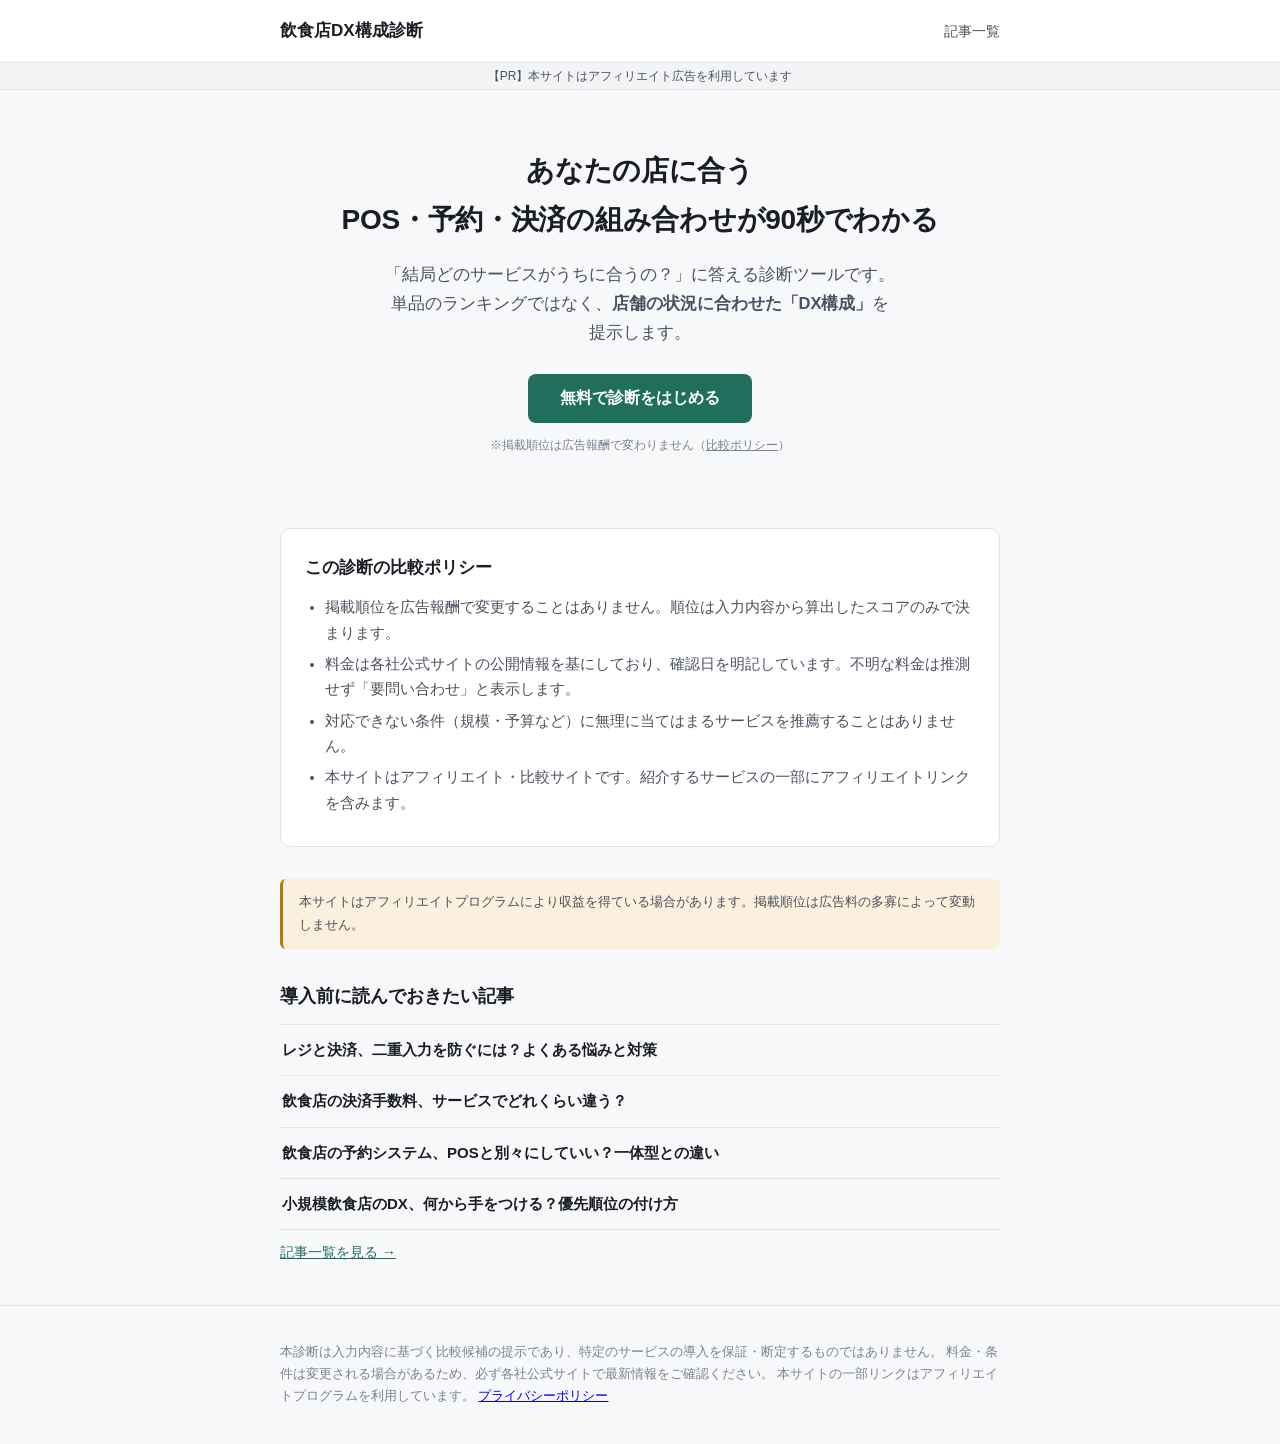
<file: index.html>
<!DOCTYPE html>
<html lang="ja">
<head>
<meta charset="UTF-8">
<meta name="viewport" content="width=device-width, initial-scale=1.0">
<meta name="google-site-verification" content="fTIf4FfUdePdZutF-uvgiIlLkUnL9bZ6xaq9tDOde-U" />
<title>飲食店DX構成診断｜あなたの店に合うPOS・予約・決済の組み合わせがわかる</title>
<meta name="description" content="店舗数・予算・重視項目を選ぶだけで、飲食店向けPOS・予約・決済サービスの最適な組み合わせを診断。一元管理型・低コスト分離型・高機能型・現状維持の4パターンから比較候補を提示します。">
<link rel="canonical" href="https://tenpo-dx-shindan.com/">
<link rel="icon" href="/favicon.svg" type="image/svg+xml">
<meta property="og:type" content="website">
<meta property="og:title" content="飲食店DX構成診断｜あなたの店に合うPOS・予約・決済の組み合わせがわかる">
<meta property="og:description" content="店舗数・予算・重視項目を選ぶだけで、飲食店向けDXツールの最適な組み合わせを診断します。">
<meta property="og:url" content="https://tenpo-dx-shindan.com/">
<meta property="og:site_name" content="飲食店DX構成診断">
<meta property="og:image" content="https://tenpo-dx-shindan.com/og-image.png">
<meta name="twitter:card" content="summary_large_image">
<meta name="twitter:image" content="https://tenpo-dx-shindan.com/og-image.png">
<link rel="stylesheet" href="css/style.css">
<script type="application/ld+json">
{
  "@context": "https://schema.org",
  "@type": "WebApplication",
  "name": "飲食店DX構成診断",
  "url": "https://tenpo-dx-shindan.com/",
  "applicationCategory": "BusinessApplication",
  "operatingSystem": "Web",
  "description": "店舗数・予算・重視項目を選ぶだけで、飲食店向けPOS・予約・決済サービスの最適な組み合わせを診断する無料ツール。",
  "offers": {
    "@type": "Offer",
    "price": "0",
    "priceCurrency": "JPY"
  }
}
</script>
<script type="application/ld+json">
{
  "@context": "https://schema.org",
  "@type": "FAQPage",
  "mainEntity": [
    {
      "@type": "Question",
      "name": "飲食店のPOSと予約システムは別々のサービスにすべき？",
      "acceptedAnswer": {
        "@type": "Answer",
        "text": "店舗規模や予約比率によります。予約が少ない店舗はPOSと決済のみのシンプルな構成、予約が多い店舗は一元管理できるサービスの方が二重入力の手間を防げます。"
      }
    },
    {
      "@type": "Question",
      "name": "飲食店DXの年間コストはどれくらいかかる？",
      "acceptedAnswer": {
        "@type": "Answer",
        "text": "無料アプリ＋決済手数料のみの構成なら年間数万円、多機能POSを含む構成では端末費用込みで年間20万円前後になることもあります。具体的な条件は診断ツールで概算できます。"
      }
    }
  ]
}
</script>
</head>
<body>

<header class="site-header">
  <div class="wrap">
    <a href="/" class="logo">飲食店DX構成診断</a>
    <a href="/articles/" style="color:var(--ink-soft); text-decoration:none; font-size:14px;">記事一覧</a>
  </div>
</header>
<p class="pr-bar">【PR】本サイトはアフィリエイト広告を利用しています</p>

<main>
  <div id="lp" class="active">
    <div class="wrap">
      <section class="hero">
        <h1>あなたの店に合う<br>POS・予約・決済の組み合わせが90秒でわかる</h1>
        <p class="lead">
          「結局どのサービスがうちに合うの？」に答える診断ツールです。<br>
          単品のランキングではなく、<strong>店舗の状況に合わせた「DX構成」</strong>を提示します。
        </p>
        <button class="btn" id="start-diagnosis-btn">無料で診断をはじめる</button>
        <p class="pr-note">※掲載順位は広告報酬で変わりません（<a href="#policy">比較ポリシー</a>）</p>
      </section>

      <section class="policy" id="policy">
        <h2>この診断の比較ポリシー</h2>
        <ul>
          <li>掲載順位を広告報酬で変更することはありません。順位は入力内容から算出したスコアのみで決まります。</li>
          <li>料金は各社公式サイトの公開情報を基にしており、確認日を明記しています。不明な料金は推測せず「要問い合わせ」と表示します。</li>
          <li>対応できない条件（規模・予算など）に無理に当てはまるサービスを推薦することはありません。</li>
          <li>本サイトはアフィリエイト・比較サイトです。紹介するサービスの一部にアフィリエイトリンクを含みます。</li>
        </ul>
      </section>

      <div class="disclosure">
        本サイトはアフィリエイトプログラムにより収益を得ている場合があります。掲載順位は広告料の多寡によって変動しません。
      </div>

      <section class="featured-articles">
        <h2>導入前に読んでおきたい記事</h2>
        <ul>
          <li><a href="/articles/double-entry-prevention.html">レジと決済、二重入力を防ぐには？よくある悩みと対策</a></li>
          <li><a href="/articles/payment-fee-comparison.html">飲食店の決済手数料、サービスでどれくらい違う？</a></li>
          <li><a href="/articles/pos-reservation-separate-or-unified.html">飲食店の予約システム、POSと別々にしていい？一体型との違い</a></li>
          <li><a href="/articles/small-shop-dx-priority.html">小規模飲食店のDX、何から手をつける？優先順位の付け方</a></li>
        </ul>
        <p class="more"><a href="/articles/">記事一覧を見る →</a></p>
      </section>
    </div>
  </div>

  <div id="diagnosis">
    <div class="wrap">
      <div class="progress-bar"><div class="progress-bar-fill" id="progress-fill"></div></div>
      <div class="question-card" id="question-card"></div>
    </div>
  </div>

  <div id="result">
    <div class="wrap">
      <h1 style="font-size:22px; margin-bottom:6px;">診断結果</h1>
      <p class="result-pr">【PR】結果には広告（アフィリエイト）リンクを含みます。順位は回答内容のスコアだけで決まり、報酬額は使っていません。</p>
      <p style="color:var(--muted); font-size:14px; margin-bottom:28px;">
        「最適な1つ」ではなく、状況に応じた比較候補として提示しています。
      </p>
      <div id="result-content"></div>
    </div>
  </div>
</main>

<footer class="disclaimer">
  <div class="wrap">
    <p>
      本診断は入力内容に基づく比較候補の提示であり、特定のサービスの導入を保証・断定するものではありません。
      料金・条件は変更される場合があるため、必ず各社公式サイトで最新情報をご確認ください。
      本サイトの一部リンクはアフィリエイトプログラムを利用しています。
      <a href="/privacy.html">プライバシーポリシー</a>
    </p>
  </div>
</footer>

<script src="js/fit-score.js"></script>
<script src="js/tco.js"></script>
<script src="js/analytics.js"></script>
<script src="js/app.js"></script>
</body>
</html>
</file>
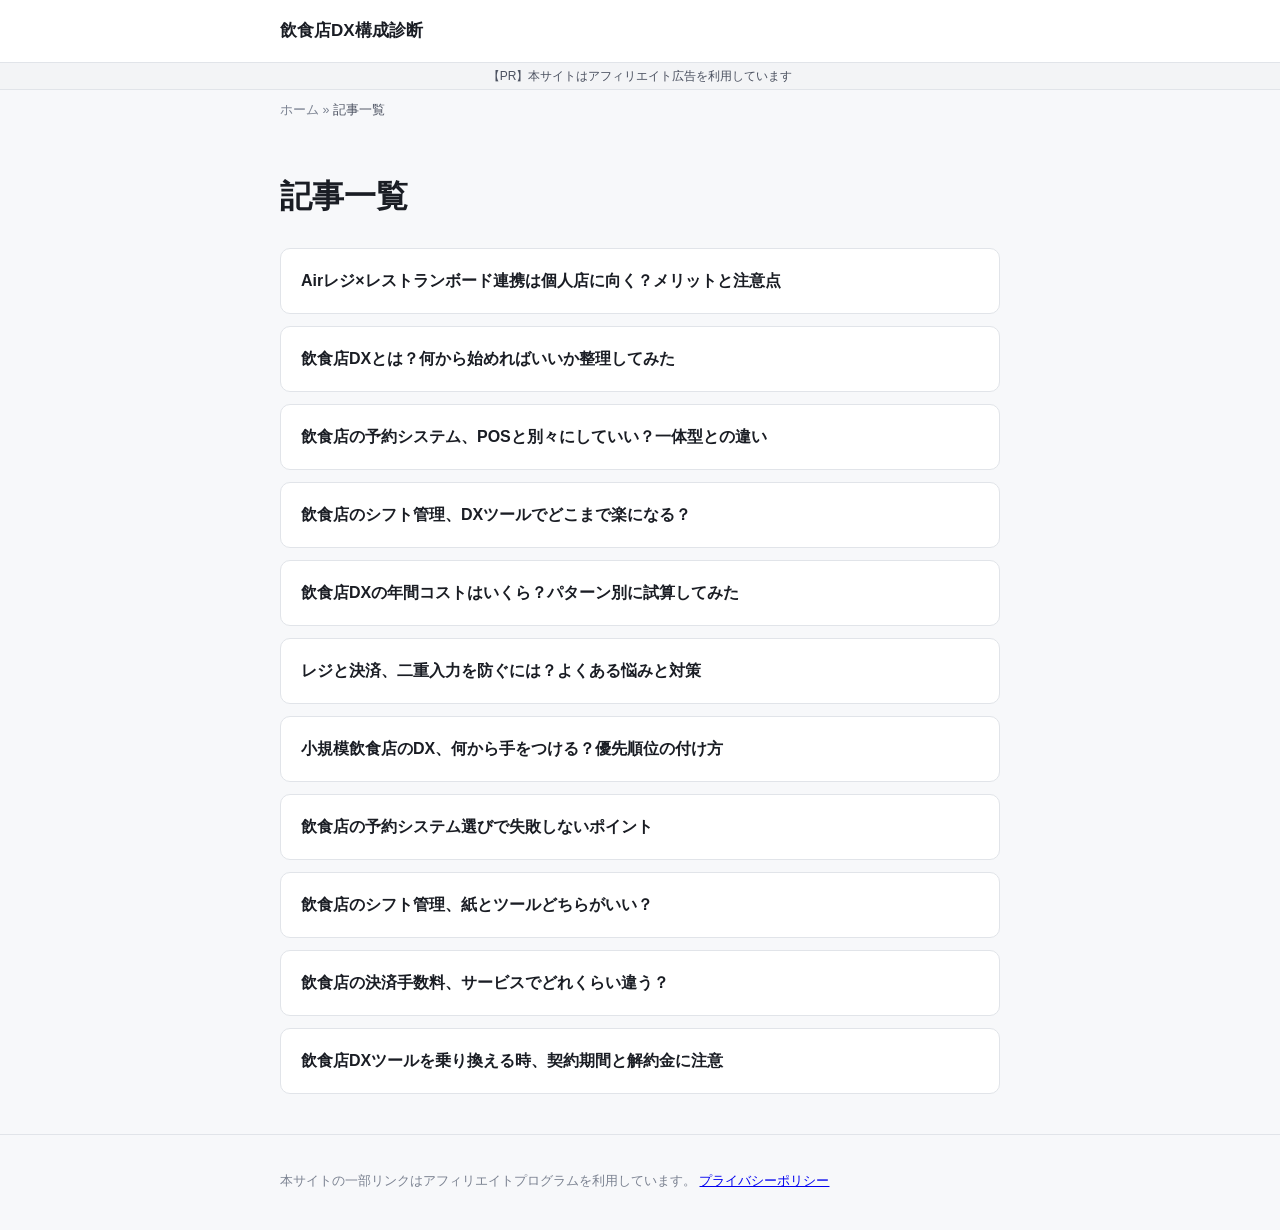
<file: articles/index.html>
<!DOCTYPE html>
<html lang="ja">
<head>
<meta charset="UTF-8">
<meta name="viewport" content="width=device-width, initial-scale=1.0">
<title>記事一覧｜飲食店DX構成診断</title>
<meta name="description" content="飲食店のDX・予約システム・シフト管理・コストに関する実務的な記事一覧。">
<link rel="canonical" href="https://tenpo-dx-shindan.com/articles/">
<link rel="icon" href="/favicon.svg" type="image/svg+xml">
<meta property="og:type" content="website">
<meta property="og:title" content="記事一覧｜飲食店DX構成診断">
<meta property="og:description" content="飲食店のDX・予約システム・シフト管理・コストに関する実務的な記事一覧。">
<meta property="og:url" content="https://tenpo-dx-shindan.com/articles/">
<meta property="og:site_name" content="飲食店DX構成診断">
<meta property="og:image" content="https://tenpo-dx-shindan.com/og-image.png">
<meta name="twitter:card" content="summary_large_image">
<meta name="twitter:image" content="https://tenpo-dx-shindan.com/og-image.png">
<link rel="stylesheet" href="../css/style.css">
<script type="application/ld+json">
{
  "@context": "https://schema.org",
  "@graph": [
    {
      "@type": "BreadcrumbList",
      "itemListElement": [
        { "@type": "ListItem", "position": 1, "name": "ホーム", "item": "https://tenpo-dx-shindan.com/" },
        { "@type": "ListItem", "position": 2, "name": "記事一覧", "item": "https://tenpo-dx-shindan.com/articles/" }
      ]
    }
  ]
}
</script>
</head>
<body>
<header class="site-header"><div class="wrap"><a href="/" class="logo">飲食店DX構成診断</a></div></header>
<p class="pr-bar">【PR】本サイトはアフィリエイト広告を利用しています</p>
<nav class="breadcrumb wrap" aria-label="パンくず"><a href="/">ホーム</a> &raquo; <span>記事一覧</span></nav>
<main class="wrap">
<h1 style="margin-top:36px;">記事一覧</h1>
<ul class="article-list">
  <li><a href="airregi-restaurantboard-combination.html">Airレジ×レストランボード連携は個人店に向く？メリットと注意点</a></li>
  <li><a href="what-is-restaurant-dx.html">飲食店DXとは？何から始めればいいか整理してみた</a></li>
  <li><a href="pos-reservation-separate-or-unified.html">飲食店の予約システム、POSと別々にしていい？一体型との違い</a></li>
  <li><a href="shift-management-dx.html">飲食店のシフト管理、DXツールでどこまで楽になる？</a></li>
  <li><a href="annual-tco-simulation.html">飲食店DXの年間コストはいくら？パターン別に試算してみた</a></li>
  <li><a href="double-entry-prevention.html">レジと決済、二重入力を防ぐには？よくある悩みと対策</a></li>
  <li><a href="small-shop-dx-priority.html">小規模飲食店のDX、何から手をつける？優先順位の付け方</a></li>
  <li><a href="reservation-system-selection-mistakes.html">飲食店の予約システム選びで失敗しないポイント</a></li>
  <li><a href="shift-paper-vs-tool.html">飲食店のシフト管理、紙とツールどちらがいい？</a></li>
  <li><a href="payment-fee-comparison.html">飲食店の決済手数料、サービスでどれくらい違う？</a></li>
  <li><a href="contract-term-cancellation-fee.html">飲食店DXツールを乗り換える時、契約期間と解約金に注意</a></li>
</ul>
</main>
<footer class="disclaimer"><div class="wrap"><p>本サイトの一部リンクはアフィリエイトプログラムを利用しています。 <a href="/privacy.html">プライバシーポリシー</a></p></div></footer>
<script src="/js/analytics.js"></script>
<script src="/js/article-tracking.js"></script>
</body>
</html>
</file>
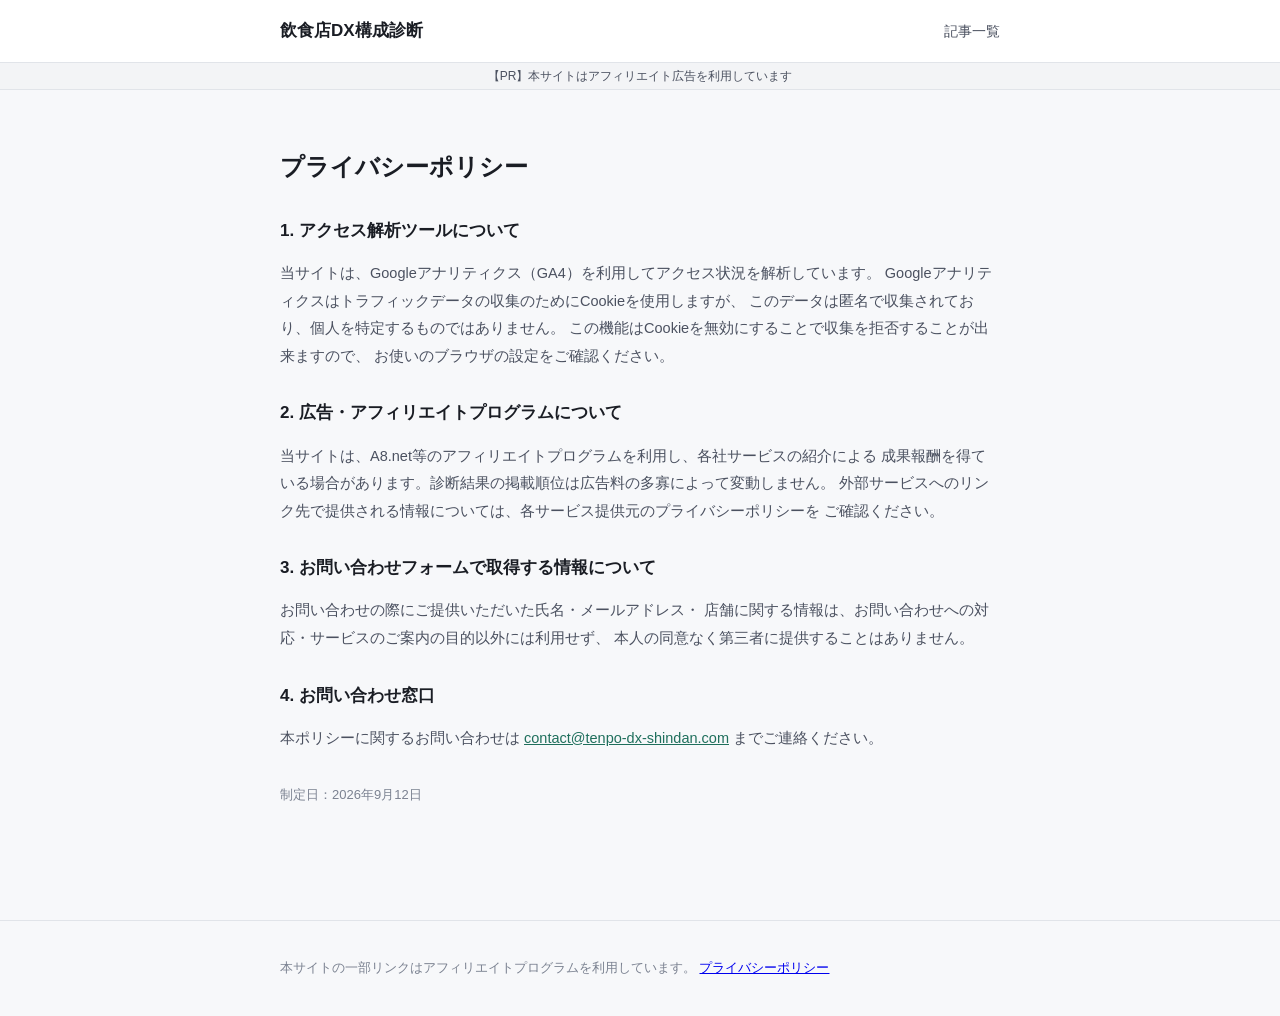
<file: privacy.html>
<!DOCTYPE html>
<html lang="ja">
<head>
<meta charset="UTF-8">
<meta name="viewport" content="width=device-width, initial-scale=1.0">
<meta name="robots" content="noindex,follow">
<title>プライバシーポリシー｜飲食店DX構成診断</title>
<meta name="description" content="飲食店DX構成診断（tenpo-dx-shindan.com）のプライバシーポリシーです。">
<link rel="canonical" href="https://tenpo-dx-shindan.com/privacy.html">
<link rel="icon" href="/favicon.svg" type="image/svg+xml">
<link rel="stylesheet" href="css/style.css">
</head>
<body>

<header class="site-header">
  <div class="wrap">
    <a href="/" class="logo">飲食店DX構成診断</a>
    <a href="/articles/" style="color:var(--ink-soft); text-decoration:none; font-size:14px;">記事一覧</a>
  </div>
</header>
<p class="pr-bar">【PR】本サイトはアフィリエイト広告を利用しています</p>

<main>
  <div class="wrap" style="padding:40px 20px 60px;">
    <h1 style="font-size:24px; margin-bottom:24px;">プライバシーポリシー</h1>

    <h2 style="font-size:17px; margin:28px 0 10px;">1. アクセス解析ツールについて</h2>
    <p style="font-size:14.5px; color:var(--ink-soft); line-height:1.9;">
      当サイトは、Googleアナリティクス（GA4）を利用してアクセス状況を解析しています。
      Googleアナリティクスはトラフィックデータの収集のためにCookieを使用しますが、
      このデータは匿名で収集されており、個人を特定するものではありません。
      この機能はCookieを無効にすることで収集を拒否することが出来ますので、
      お使いのブラウザの設定をご確認ください。
    </p>

    <h2 style="font-size:17px; margin:28px 0 10px;">2. 広告・アフィリエイトプログラムについて</h2>
    <p style="font-size:14.5px; color:var(--ink-soft); line-height:1.9;">
      当サイトは、A8.net等のアフィリエイトプログラムを利用し、各社サービスの紹介による
      成果報酬を得ている場合があります。診断結果の掲載順位は広告料の多寡によって変動しません。
      外部サービスへのリンク先で提供される情報については、各サービス提供元のプライバシーポリシーを
      ご確認ください。
    </p>

    <h2 style="font-size:17px; margin:28px 0 10px;">3. お問い合わせフォームで取得する情報について</h2>
    <p style="font-size:14.5px; color:var(--ink-soft); line-height:1.9;">
      お問い合わせの際にご提供いただいた氏名・メールアドレス・
      店舗に関する情報は、お問い合わせへの対応・サービスのご案内の目的以外には利用せず、
      本人の同意なく第三者に提供することはありません。
    </p>

    <h2 style="font-size:17px; margin:28px 0 10px;">4. お問い合わせ窓口</h2>
    <p style="font-size:14.5px; color:var(--ink-soft); line-height:1.9;">
      本ポリシーに関するお問い合わせは <a href="mailto:contact@tenpo-dx-shindan.com" style="color:var(--accent);">contact@tenpo-dx-shindan.com</a> までご連絡ください。
    </p>

    <p style="font-size:13px; color:var(--muted); margin-top:32px;">制定日：2026年9月12日</p>
  </div>
</main>

<footer class="disclaimer">
  <div class="wrap">
    <p>
      本サイトの一部リンクはアフィリエイトプログラムを利用しています。
      <a href="/privacy.html">プライバシーポリシー</a>
    </p>
  </div>
</footer>

</body>
</html>
</file>
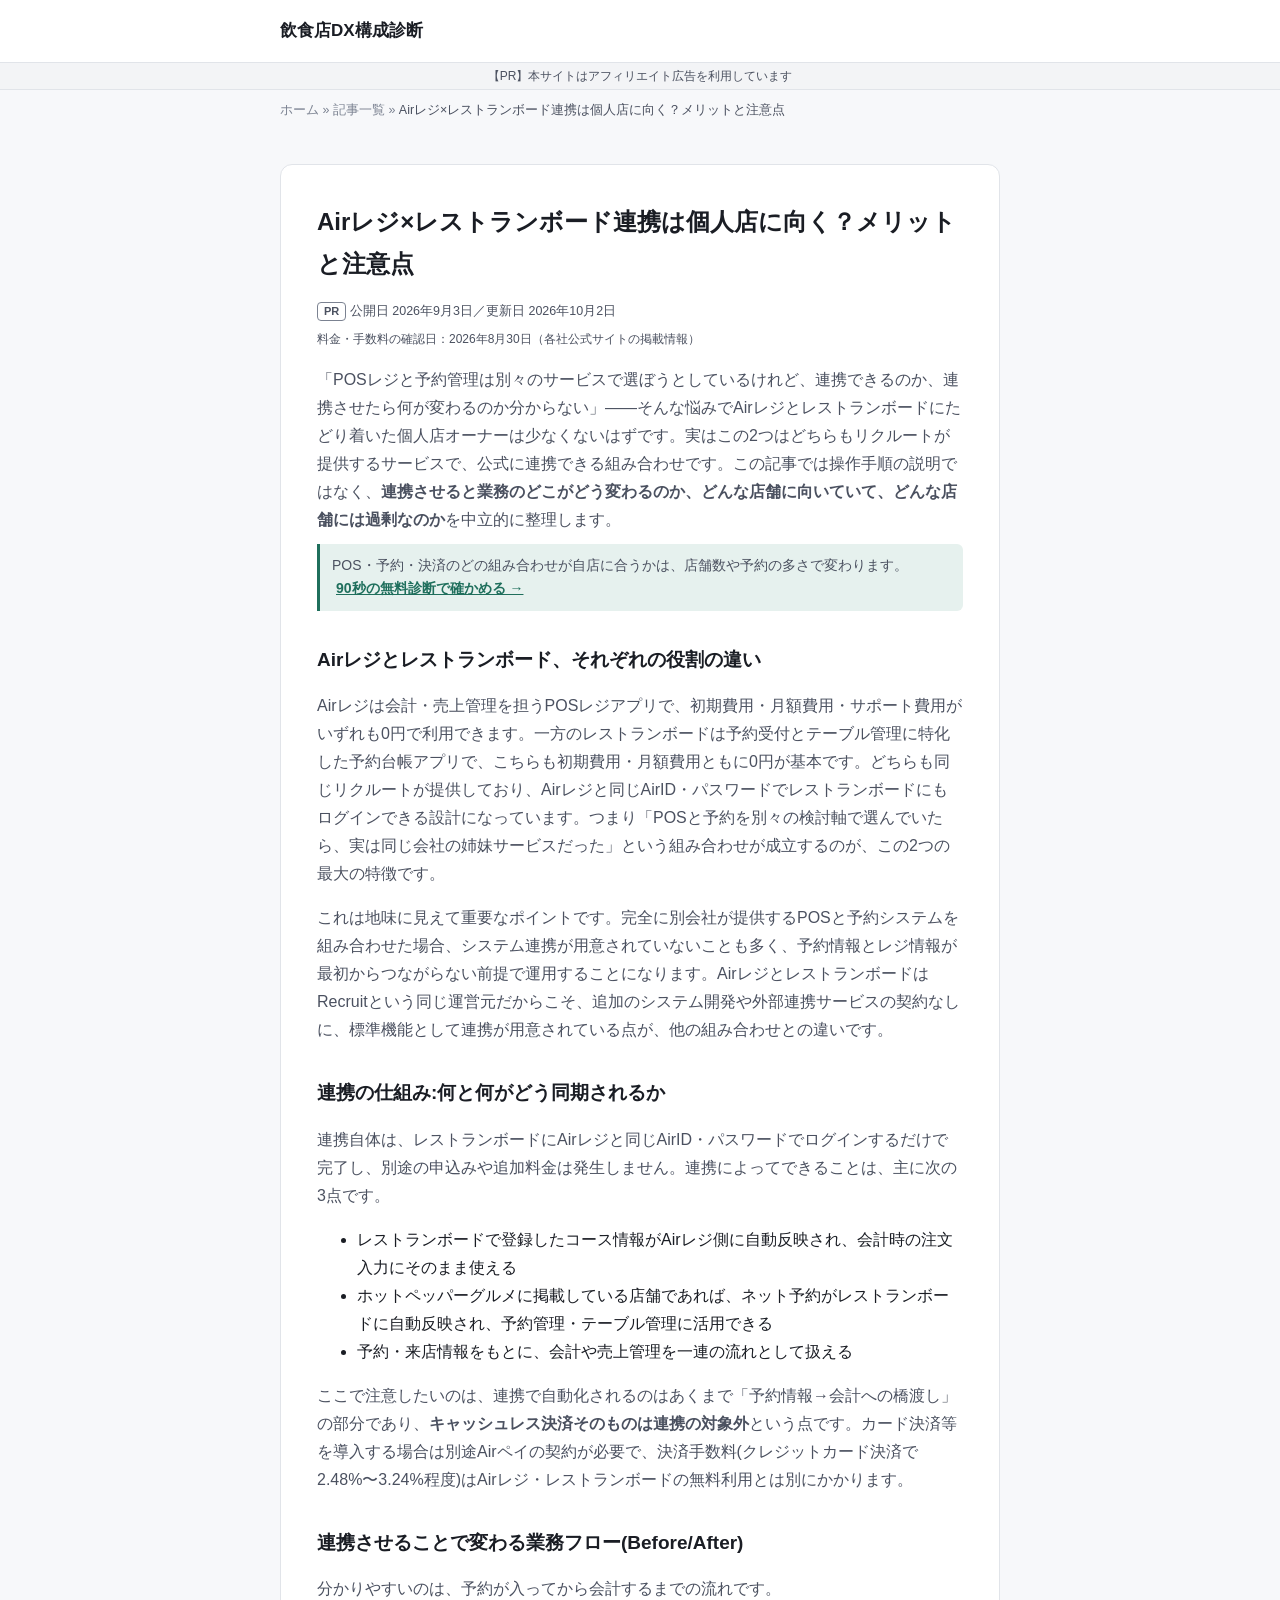
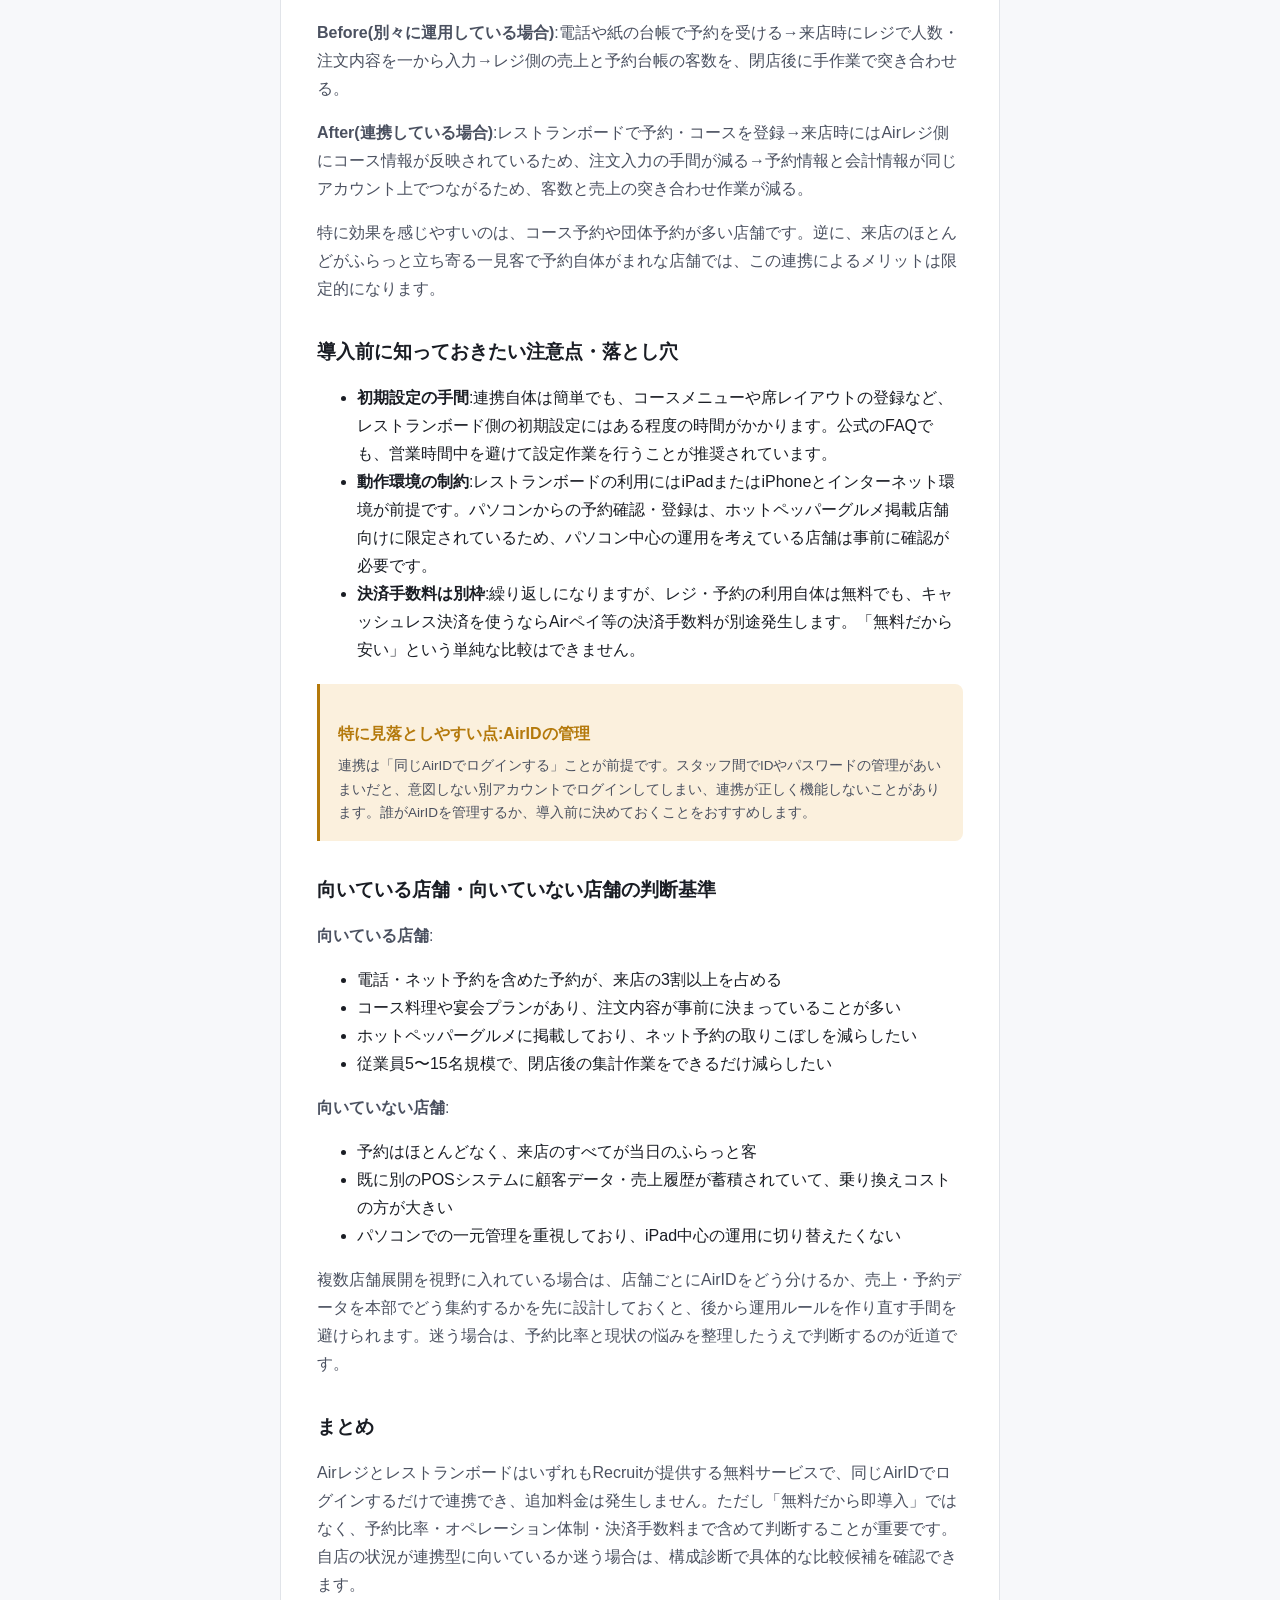
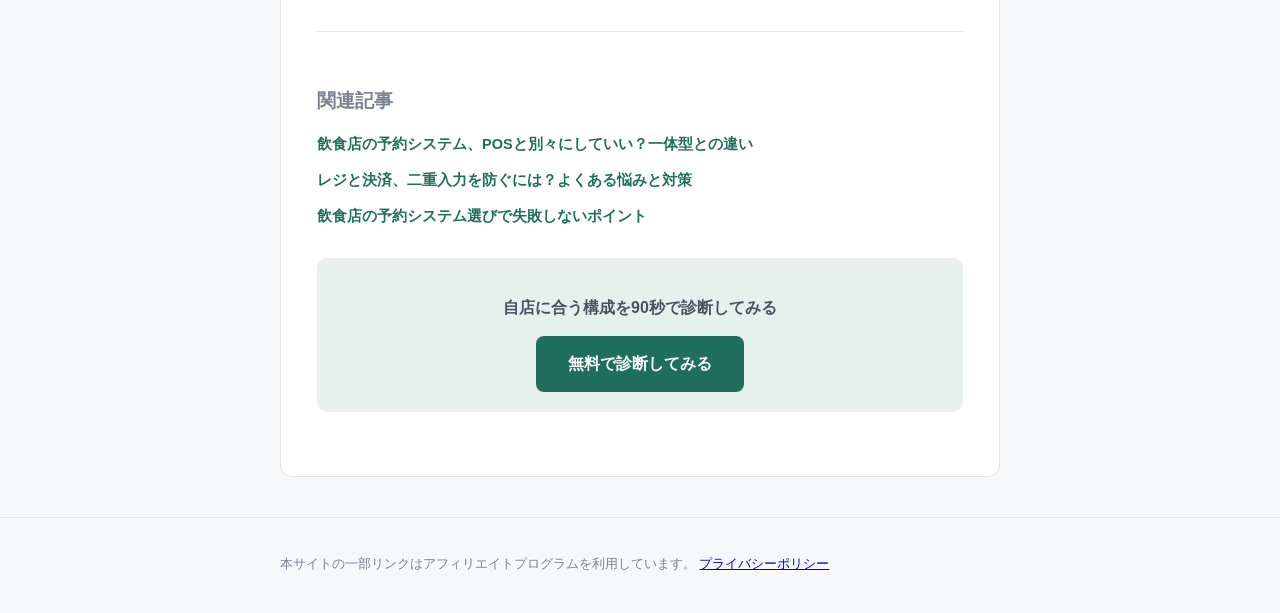
<file: articles/airregi-restaurantboard-combination.html>
<!DOCTYPE html>
<html lang="ja">
<head>
<meta charset="UTF-8">
<meta name="viewport" content="width=device-width, initial-scale=1.0">
<title>Airレジ×レストランボード連携は個人店に向く？メリットと注意点</title>
<meta name="description" content="AirレジとレストランボードはどちらもRecruit系の無料サービス。連携でできること・注意点、決済手数料の考え方、向いている店舗の条件を中立的に整理しました。">
<link rel="canonical" href="https://tenpo-dx-shindan.com/articles/airregi-restaurantboard-combination.html">
<link rel="icon" href="/favicon.svg" type="image/svg+xml">
<meta property="og:type" content="article">
<meta property="og:title" content="Airレジ×レストランボード連携は個人店に向く？メリットと注意点">
<meta property="og:description" content="AirレジとレストランボードはどちらもRecruit系の無料サービス。連携でできること・注意点、決済手数料の考え方、向いている店舗の条件を中立的に整理しました。">
<meta property="og:url" content="https://tenpo-dx-shindan.com/articles/airregi-restaurantboard-combination.html">
<meta property="og:site_name" content="飲食店DX構成診断">
<meta property="og:image" content="https://tenpo-dx-shindan.com/og-image.png">
<meta name="twitter:card" content="summary_large_image">
<meta name="twitter:image" content="https://tenpo-dx-shindan.com/og-image.png">
<link rel="stylesheet" href="../css/style.css">
<script type="application/ld+json">
{
  "@context": "https://schema.org",
  "@graph": [
    {
      "@type": "Article",
      "headline": "Airレジ×レストランボード連携は個人店に向く？メリットと注意点",
      "description": "AirレジとレストランボードはどちらもRecruit系の無料サービス。連携でできること・注意点、決済手数料の考え方、向いている店舗の条件を中立的に整理しました。",
      "url": "https://tenpo-dx-shindan.com/articles/airregi-restaurantboard-combination.html",
      "datePublished": "2026-09-03",
      "dateModified": "2026-10-02",
      "publisher": {
        "@type": "Organization",
        "name": "飲食店DX構成診断"
      },
      "mainEntityOfPage": {
        "@type": "WebPage",
        "@id": "https://tenpo-dx-shindan.com/articles/airregi-restaurantboard-combination.html"
      }
    },
    {
      "@type": "BreadcrumbList",
      "itemListElement": [
        {
          "@type": "ListItem",
          "position": 1,
          "name": "ホーム",
          "item": "https://tenpo-dx-shindan.com/"
        },
        {
          "@type": "ListItem",
          "position": 2,
          "name": "記事一覧",
          "item": "https://tenpo-dx-shindan.com/articles/"
        },
        {
          "@type": "ListItem",
          "position": 3,
          "name": "Airレジ×レストランボード連携は個人店に向く？メリットと注意点",
          "item": "https://tenpo-dx-shindan.com/articles/airregi-restaurantboard-combination.html"
        }
      ]
    }
  ]
}
</script>
</head>
<body>
<header class="site-header"><div class="wrap"><a href="/" class="logo">飲食店DX構成診断</a></div></header>
<p class="pr-bar">【PR】本サイトはアフィリエイト広告を利用しています</p>
<nav class="breadcrumb wrap" aria-label="パンくず"><a href="/">ホーム</a> &raquo; <a href="/articles/">記事一覧</a> &raquo; <span>Airレジ×レストランボード連携は個人店に向く？メリットと注意点</span></nav>
<main class="wrap">
<article class="post">
<h1>Airレジ×レストランボード連携は個人店に向く？メリットと注意点</h1>
<p class="post-meta"><span class="pr-label">PR</span> <span class="date-item">公開日 <time datetime="2026-09-03">2026年9月3日</time></span>／<span class="date-item">更新日 <time datetime="2026-10-02">2026年10月2日</time></span></p>
<p class="checked-date">料金・手数料の確認日：2026年8月30日（各社公式サイトの掲載情報）</p>
<p>「POSレジと予約管理は別々のサービスで選ぼうとしているけれど、連携できるのか、連携させたら何が変わるのか分からない」——そんな悩みでAirレジとレストランボードにたどり着いた個人店オーナーは少なくないはずです。実はこの2つはどちらもリクルートが提供するサービスで、公式に連携できる組み合わせです。この記事では操作手順の説明ではなく、<strong>連携させると業務のどこがどう変わるのか、どんな店舗に向いていて、どんな店舗には過剰なのか</strong>を中立的に整理します。</p>
<p class="intro-cta">POS・予約・決済のどの組み合わせが自店に合うかは、店舗数や予約の多さで変わります。<a href="/#diagnosis" data-cta="intro">90秒の無料診断で確かめる →</a></p>

<h2>Airレジとレストランボード、それぞれの役割の違い</h2>
<p>Airレジは会計・売上管理を担うPOSレジアプリで、初期費用・月額費用・サポート費用がいずれも0円で利用できます。一方のレストランボードは予約受付とテーブル管理に特化した予約台帳アプリで、こちらも初期費用・月額費用ともに0円が基本です。どちらも同じリクルートが提供しており、Airレジと同じAirID・パスワードでレストランボードにもログインできる設計になっています。つまり「POSと予約を別々の検討軸で選んでいたら、実は同じ会社の姉妹サービスだった」という組み合わせが成立するのが、この2つの最大の特徴です。</p>
<p>これは地味に見えて重要なポイントです。完全に別会社が提供するPOSと予約システムを組み合わせた場合、システム連携が用意されていないことも多く、予約情報とレジ情報が最初からつながらない前提で運用することになります。AirレジとレストランボードはRecruitという同じ運営元だからこそ、追加のシステム開発や外部連携サービスの契約なしに、標準機能として連携が用意されている点が、他の組み合わせとの違いです。</p>

<h2>連携の仕組み:何と何がどう同期されるか</h2>
<p>連携自体は、レストランボードにAirレジと同じAirID・パスワードでログインするだけで完了し、別途の申込みや追加料金は発生しません。連携によってできることは、主に次の3点です。</p>
<ul>
  <li>レストランボードで登録したコース情報がAirレジ側に自動反映され、会計時の注文入力にそのまま使える</li>
  <li>ホットペッパーグルメに掲載している店舗であれば、ネット予約がレストランボードに自動反映され、予約管理・テーブル管理に活用できる</li>
  <li>予約・来店情報をもとに、会計や売上管理を一連の流れとして扱える</li>
</ul>
<p>ここで注意したいのは、連携で自動化されるのはあくまで「予約情報→会計への橋渡し」の部分であり、<strong>キャッシュレス決済そのものは連携の対象外</strong>という点です。カード決済等を導入する場合は別途Airペイの契約が必要で、決済手数料(クレジットカード決済で2.48%〜3.24%程度)はAirレジ・レストランボードの無料利用とは別にかかります。</p>

<h2>連携させることで変わる業務フロー(Before/After)</h2>
<p>分かりやすいのは、予約が入ってから会計するまでの流れです。</p>
<p><strong>Before(別々に運用している場合)</strong>:電話や紙の台帳で予約を受ける→来店時にレジで人数・注文内容を一から入力→レジ側の売上と予約台帳の客数を、閉店後に手作業で突き合わせる。</p>
<p><strong>After(連携している場合)</strong>:レストランボードで予約・コースを登録→来店時にはAirレジ側にコース情報が反映されているため、注文入力の手間が減る→予約情報と会計情報が同じアカウント上でつながるため、客数と売上の突き合わせ作業が減る。</p>
<p>特に効果を感じやすいのは、コース予約や団体予約が多い店舗です。逆に、来店のほとんどがふらっと立ち寄る一見客で予約自体がまれな店舗では、この連携によるメリットは限定的になります。</p>

<h2>導入前に知っておきたい注意点・落とし穴</h2>
<ul>
  <li><strong>初期設定の手間</strong>:連携自体は簡単でも、コースメニューや席レイアウトの登録など、レストランボード側の初期設定にはある程度の時間がかかります。公式のFAQでも、営業時間中を避けて設定作業を行うことが推奨されています。</li>
  <li><strong>動作環境の制約</strong>:レストランボードの利用にはiPadまたはiPhoneとインターネット環境が前提です。パソコンからの予約確認・登録は、ホットペッパーグルメ掲載店舗向けに限定されているため、パソコン中心の運用を考えている店舗は事前に確認が必要です。</li>
  <li><strong>決済手数料は別枠</strong>:繰り返しになりますが、レジ・予約の利用自体は無料でも、キャッシュレス決済を使うならAirペイ等の決済手数料が別途発生します。「無料だから安い」という単純な比較はできません。</li>
</ul>

<div class="notice-box">
  <h3>特に見落としやすい点:AirIDの管理</h3>
  <p>連携は「同じAirIDでログインする」ことが前提です。スタッフ間でIDやパスワードの管理があいまいだと、意図しない別アカウントでログインしてしまい、連携が正しく機能しないことがあります。誰がAirIDを管理するか、導入前に決めておくことをおすすめします。</p>
</div>

<h2>向いている店舗・向いていない店舗の判断基準</h2>
<p><strong>向いている店舗</strong>:</p>
<ul>
  <li>電話・ネット予約を含めた予約が、来店の3割以上を占める</li>
  <li>コース料理や宴会プランがあり、注文内容が事前に決まっていることが多い</li>
  <li>ホットペッパーグルメに掲載しており、ネット予約の取りこぼしを減らしたい</li>
  <li>従業員5〜15名規模で、閉店後の集計作業をできるだけ減らしたい</li>
</ul>
<p><strong>向いていない店舗</strong>:</p>
<ul>
  <li>予約はほとんどなく、来店のすべてが当日のふらっと客</li>
  <li>既に別のPOSシステムに顧客データ・売上履歴が蓄積されていて、乗り換えコストの方が大きい</li>
  <li>パソコンでの一元管理を重視しており、iPad中心の運用に切り替えたくない</li>
</ul>
<p>複数店舗展開を視野に入れている場合は、店舗ごとにAirIDをどう分けるか、売上・予約データを本部でどう集約するかを先に設計しておくと、後から運用ルールを作り直す手間を避けられます。迷う場合は、予約比率と現状の悩みを整理したうえで判断するのが近道です。</p>

<h2>まとめ</h2>
<p>AirレジとレストランボードはいずれもRecruitが提供する無料サービスで、同じAirIDでログインするだけで連携でき、追加料金は発生しません。ただし「無料だから即導入」ではなく、予約比率・オペレーション体制・決済手数料まで含めて判断することが重要です。自店の状況が連携型に向いているか迷う場合は、構成診断で具体的な比較候補を確認できます。</p>

<div class="related-articles">
<h2>関連記事</h2>
<ul>
  <li><a href="pos-reservation-separate-or-unified.html">飲食店の予約システム、POSと別々にしていい？一体型との違い</a></li>
  <li><a href="double-entry-prevention.html">レジと決済、二重入力を防ぐには？よくある悩みと対策</a></li>
  <li><a href="reservation-system-selection-mistakes.html">飲食店の予約システム選びで失敗しないポイント</a></li>
</ul>
</div>

<div class="cta-box">
  <p style="margin-bottom:14px; font-weight:600;">自店に合う構成を90秒で診断してみる</p>
  <a href="/#diagnosis" class="btn">無料で診断してみる</a>
</div>
</article>
</main>
<footer class="disclaimer"><div class="wrap"><p>本サイトの一部リンクはアフィリエイトプログラムを利用しています。 <a href="/privacy.html">プライバシーポリシー</a></p></div></footer>
<script src="/js/analytics.js"></script>
<script src="/js/article-tracking.js"></script>
</body>
</html>
</file>
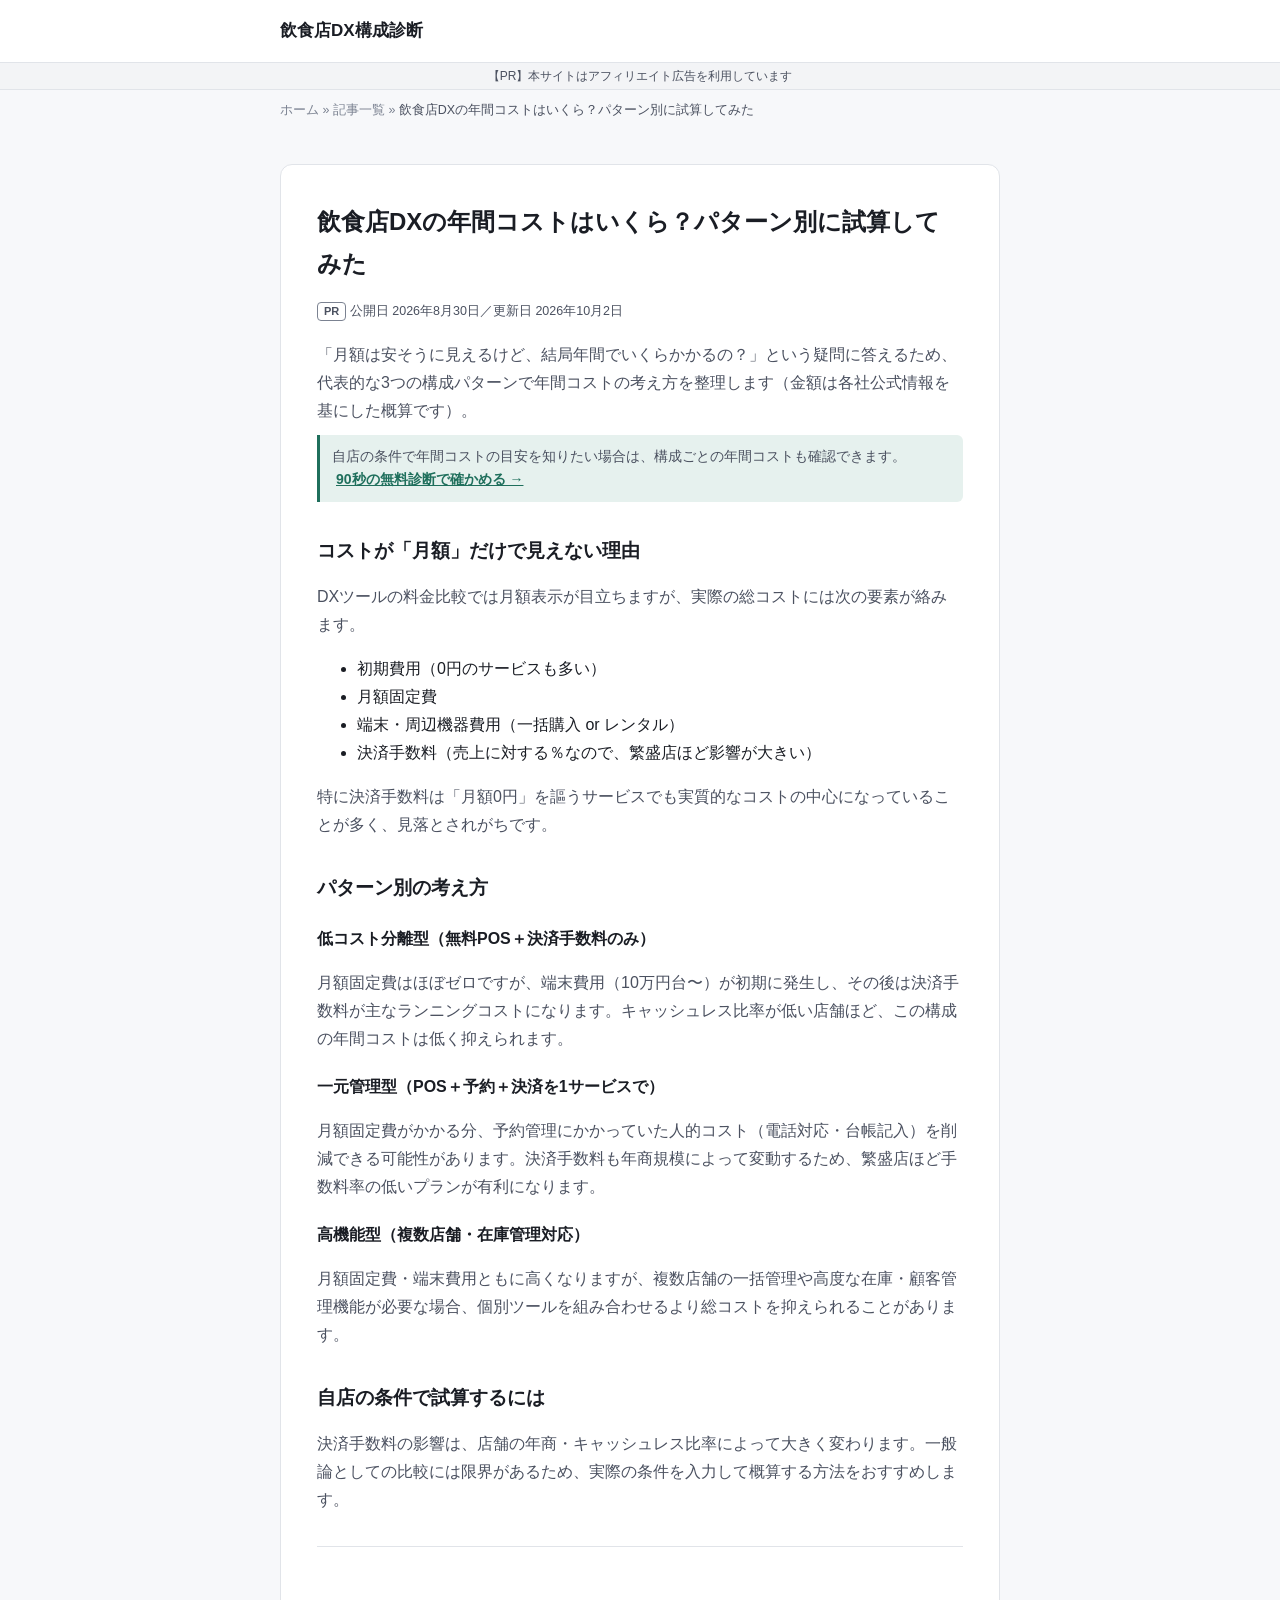
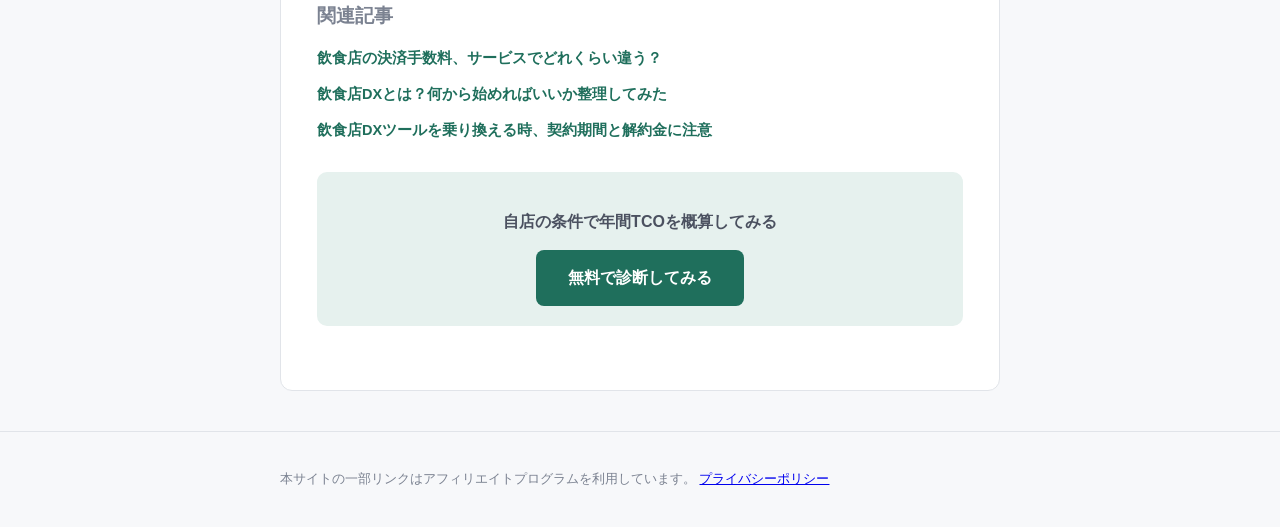
<file: articles/annual-tco-simulation.html>
<!DOCTYPE html>
<html lang="ja">
<head>
<meta charset="UTF-8">
<meta name="viewport" content="width=device-width, initial-scale=1.0">
<title>飲食店DXの年間コストはいくら？パターン別に試算してみた</title>
<meta name="description" content="飲食店DXツールの年間コストを、低コスト分離型・一元管理型・高機能型の3パターンで試算。初期費用・月額・決済手数料をまとめて比較します。">
<link rel="canonical" href="https://tenpo-dx-shindan.com/articles/annual-tco-simulation.html">
<link rel="icon" href="/favicon.svg" type="image/svg+xml">
<meta property="og:type" content="article">
<meta property="og:title" content="飲食店DXの年間コストはいくら？パターン別に試算してみた">
<meta property="og:description" content="飲食店DXツールの年間コストを、低コスト分離型・一元管理型・高機能型の3パターンで試算。初期費用・月額・決済手数料をまとめて比較します。">
<meta property="og:url" content="https://tenpo-dx-shindan.com/articles/annual-tco-simulation.html">
<meta property="og:site_name" content="飲食店DX構成診断">
<meta property="og:image" content="https://tenpo-dx-shindan.com/og-image.png">
<meta name="twitter:card" content="summary_large_image">
<meta name="twitter:image" content="https://tenpo-dx-shindan.com/og-image.png">
<link rel="stylesheet" href="../css/style.css">
<script type="application/ld+json">
{
  "@context": "https://schema.org",
  "@graph": [
    {
      "@type": "Article",
      "headline": "飲食店DXの年間コストはいくら？パターン別に試算してみた",
      "description": "飲食店DXツールの年間コストを、低コスト分離型・一元管理型・高機能型の3パターンで試算。初期費用・月額・決済手数料をまとめて比較します。",
      "url": "https://tenpo-dx-shindan.com/articles/annual-tco-simulation.html",
      "datePublished": "2026-08-30",
      "dateModified": "2026-10-02",
      "publisher": {
        "@type": "Organization",
        "name": "飲食店DX構成診断"
      },
      "mainEntityOfPage": {
        "@type": "WebPage",
        "@id": "https://tenpo-dx-shindan.com/articles/annual-tco-simulation.html"
      }
    },
    {
      "@type": "BreadcrumbList",
      "itemListElement": [
        {
          "@type": "ListItem",
          "position": 1,
          "name": "ホーム",
          "item": "https://tenpo-dx-shindan.com/"
        },
        {
          "@type": "ListItem",
          "position": 2,
          "name": "記事一覧",
          "item": "https://tenpo-dx-shindan.com/articles/"
        },
        {
          "@type": "ListItem",
          "position": 3,
          "name": "飲食店DXの年間コストはいくら？パターン別に試算してみた",
          "item": "https://tenpo-dx-shindan.com/articles/annual-tco-simulation.html"
        }
      ]
    }
  ]
}
</script>
</head>
<body>
<header class="site-header"><div class="wrap"><a href="/" class="logo">飲食店DX構成診断</a></div></header>
<p class="pr-bar">【PR】本サイトはアフィリエイト広告を利用しています</p>
<nav class="breadcrumb wrap" aria-label="パンくず"><a href="/">ホーム</a> &raquo; <a href="/articles/">記事一覧</a> &raquo; <span>飲食店DXの年間コストはいくら？パターン別に試算してみた</span></nav>
<main class="wrap">
<article class="post">
<h1>飲食店DXの年間コストはいくら？パターン別に試算してみた</h1>
<p class="post-meta"><span class="pr-label">PR</span> <span class="date-item">公開日 <time datetime="2026-08-30">2026年8月30日</time></span>／<span class="date-item">更新日 <time datetime="2026-10-02">2026年10月2日</time></span></p>
<p>「月額は安そうに見えるけど、結局年間でいくらかかるの？」という疑問に答えるため、代表的な3つの構成パターンで年間コストの考え方を整理します（金額は各社公式情報を基にした概算です）。</p>
<p class="intro-cta">自店の条件で年間コストの目安を知りたい場合は、構成ごとの年間コストも確認できます。<a href="/#diagnosis" data-cta="intro">90秒の無料診断で確かめる →</a></p>

<h2>コストが「月額」だけで見えない理由</h2>
<p>DXツールの料金比較では月額表示が目立ちますが、実際の総コストには次の要素が絡みます。</p>
<ul>
  <li>初期費用（0円のサービスも多い）</li>
  <li>月額固定費</li>
  <li>端末・周辺機器費用（一括購入 or レンタル）</li>
  <li>決済手数料（売上に対する％なので、繁盛店ほど影響が大きい）</li>
</ul>
<p>特に決済手数料は「月額0円」を謳うサービスでも実質的なコストの中心になっていることが多く、見落とされがちです。</p>

<h2>パターン別の考え方</h2>
<h3>低コスト分離型（無料POS＋決済手数料のみ）</h3>
<p>月額固定費はほぼゼロですが、端末費用（10万円台〜）が初期に発生し、その後は決済手数料が主なランニングコストになります。キャッシュレス比率が低い店舗ほど、この構成の年間コストは低く抑えられます。</p>

<h3>一元管理型（POS＋予約＋決済を1サービスで）</h3>
<p>月額固定費がかかる分、予約管理にかかっていた人的コスト（電話対応・台帳記入）を削減できる可能性があります。決済手数料も年商規模によって変動するため、繁盛店ほど手数料率の低いプランが有利になります。</p>

<h3>高機能型（複数店舗・在庫管理対応）</h3>
<p>月額固定費・端末費用ともに高くなりますが、複数店舗の一括管理や高度な在庫・顧客管理機能が必要な場合、個別ツールを組み合わせるより総コストを抑えられることがあります。</p>

<h2>自店の条件で試算するには</h2>
<p>決済手数料の影響は、店舗の年商・キャッシュレス比率によって大きく変わります。一般論としての比較には限界があるため、実際の条件を入力して概算する方法をおすすめします。</p>

<div class="related-articles">
<h2>関連記事</h2>
<ul>
  <li><a href="payment-fee-comparison.html">飲食店の決済手数料、サービスでどれくらい違う？</a></li>
  <li><a href="what-is-restaurant-dx.html">飲食店DXとは？何から始めればいいか整理してみた</a></li>
  <li><a href="contract-term-cancellation-fee.html">飲食店DXツールを乗り換える時、契約期間と解約金に注意</a></li>
</ul>
</div>

<div class="cta-box">
  <p style="margin-bottom:14px; font-weight:600;">自店の条件で年間TCOを概算してみる</p>
  <a href="/#diagnosis" class="btn">無料で診断してみる</a>
</div>
</article>
</main>
<footer class="disclaimer"><div class="wrap"><p>本サイトの一部リンクはアフィリエイトプログラムを利用しています。 <a href="/privacy.html">プライバシーポリシー</a></p></div></footer>
<script src="/js/analytics.js"></script>
<script src="/js/article-tracking.js"></script>
</body>
</html>
</file>
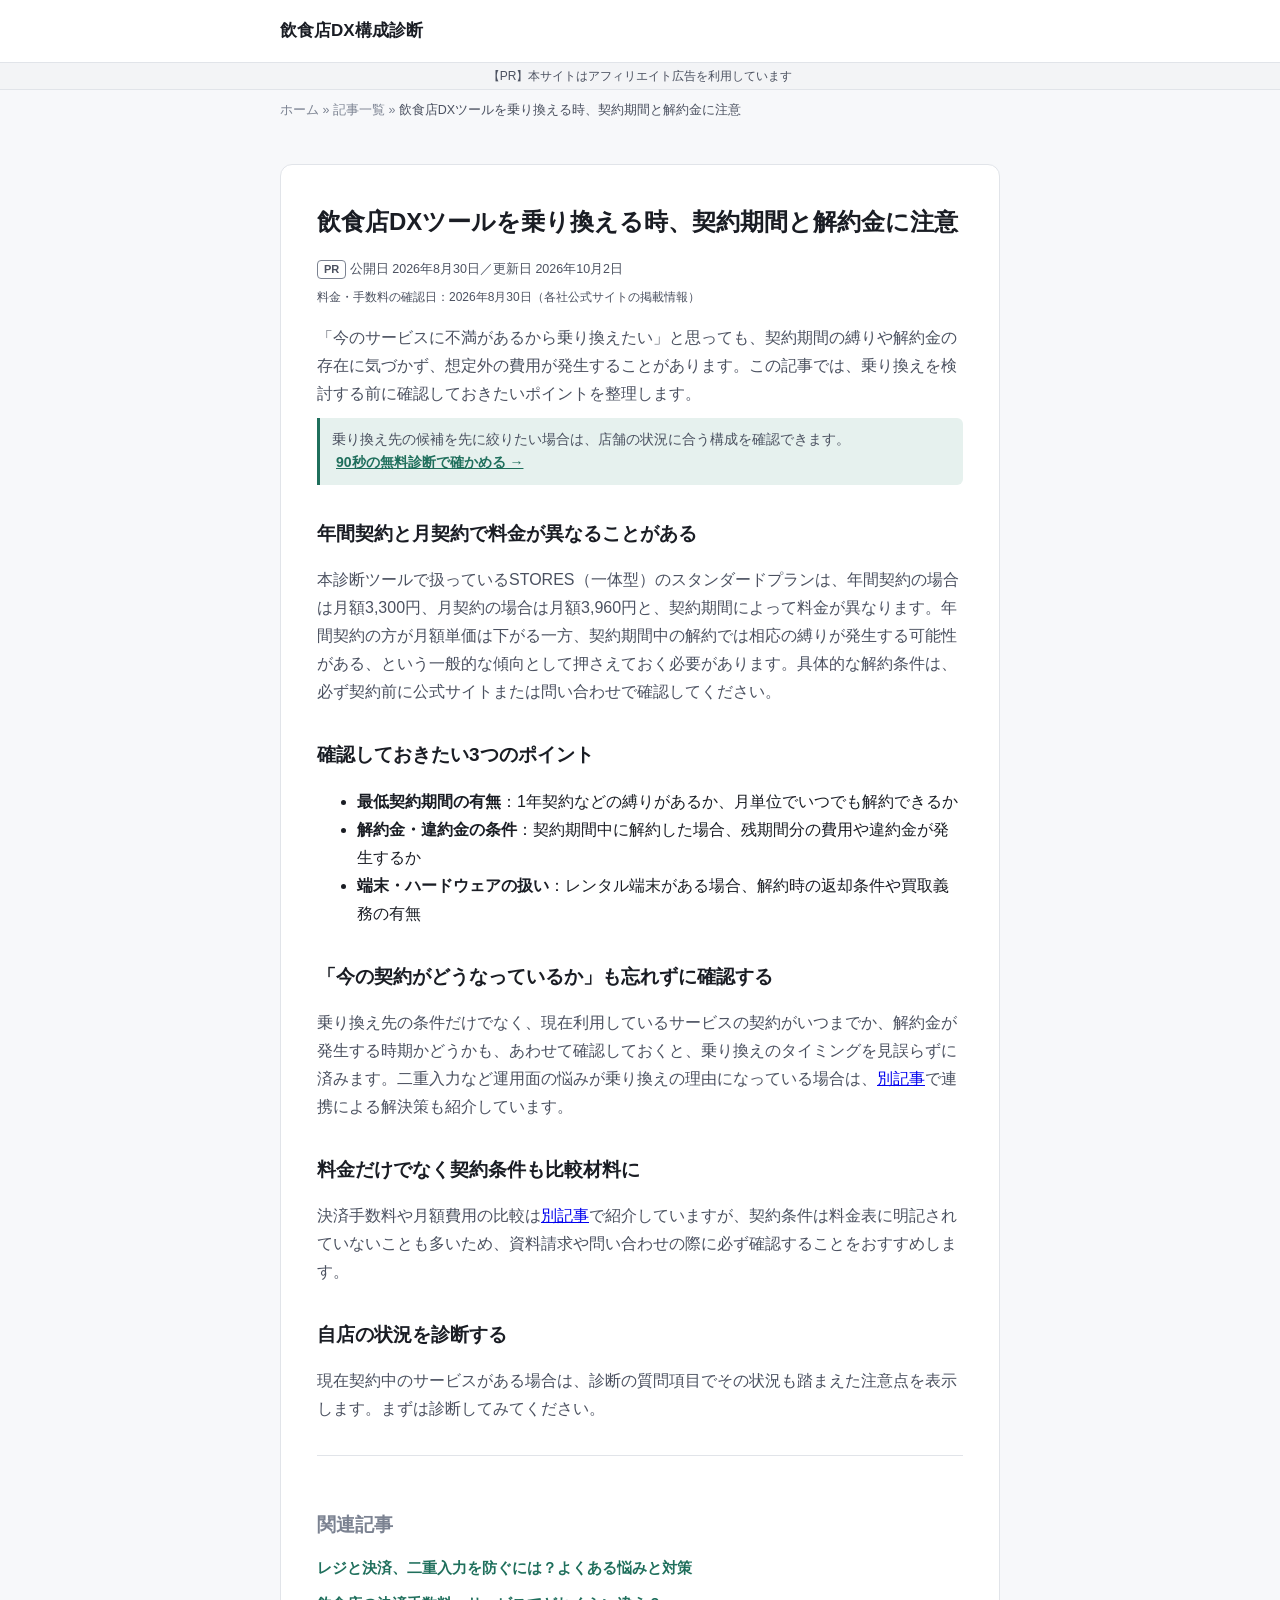
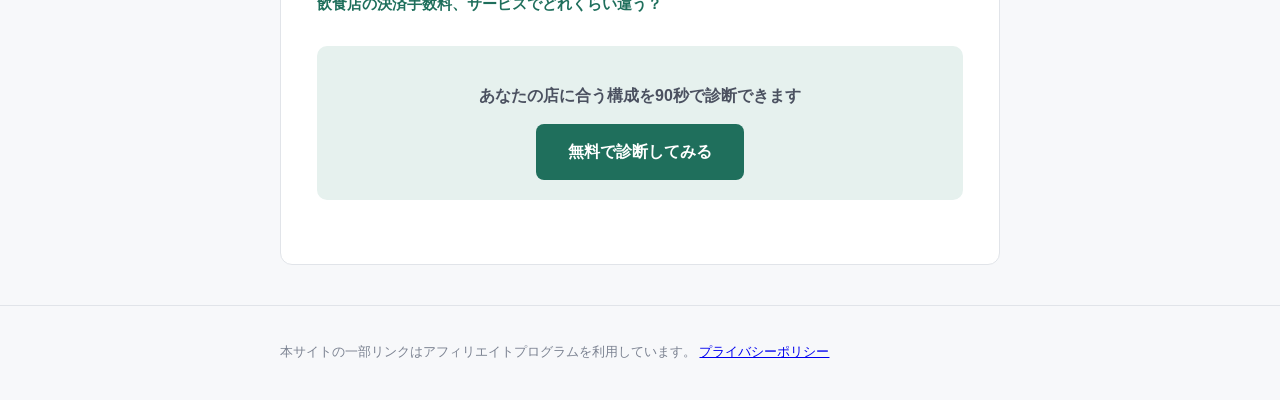
<file: articles/contract-term-cancellation-fee.html>
<!DOCTYPE html>
<html lang="ja">
<head>
<meta charset="UTF-8">
<meta name="viewport" content="width=device-width, initial-scale=1.0">
<title>飲食店DXツールを乗り換える時、契約期間と解約金に注意</title>
<meta name="description" content="飲食店DXツールを乗り換える際に見落としがちな、契約期間の縛りと解約金について整理します。">
<link rel="canonical" href="https://tenpo-dx-shindan.com/articles/contract-term-cancellation-fee.html">
<link rel="icon" href="/favicon.svg" type="image/svg+xml">
<meta property="og:type" content="article">
<meta property="og:title" content="飲食店DXツールを乗り換える時、契約期間と解約金に注意">
<meta property="og:description" content="飲食店DXツールを乗り換える際に見落としがちな、契約期間の縛りと解約金について整理します。">
<meta property="og:url" content="https://tenpo-dx-shindan.com/articles/contract-term-cancellation-fee.html">
<meta property="og:site_name" content="飲食店DX構成診断">
<meta property="og:image" content="https://tenpo-dx-shindan.com/og-image.png">
<meta name="twitter:card" content="summary_large_image">
<meta name="twitter:image" content="https://tenpo-dx-shindan.com/og-image.png">
<link rel="stylesheet" href="../css/style.css">
<script type="application/ld+json">
{
  "@context": "https://schema.org",
  "@graph": [
    {
      "@type": "Article",
      "headline": "飲食店DXツールを乗り換える時、契約期間と解約金に注意",
      "description": "飲食店DXツールを乗り換える際に見落としがちな、契約期間の縛りと解約金について整理します。",
      "url": "https://tenpo-dx-shindan.com/articles/contract-term-cancellation-fee.html",
      "datePublished": "2026-08-30",
      "dateModified": "2026-10-02",
      "publisher": {
        "@type": "Organization",
        "name": "飲食店DX構成診断"
      },
      "mainEntityOfPage": {
        "@type": "WebPage",
        "@id": "https://tenpo-dx-shindan.com/articles/contract-term-cancellation-fee.html"
      }
    },
    {
      "@type": "BreadcrumbList",
      "itemListElement": [
        {
          "@type": "ListItem",
          "position": 1,
          "name": "ホーム",
          "item": "https://tenpo-dx-shindan.com/"
        },
        {
          "@type": "ListItem",
          "position": 2,
          "name": "記事一覧",
          "item": "https://tenpo-dx-shindan.com/articles/"
        },
        {
          "@type": "ListItem",
          "position": 3,
          "name": "飲食店DXツールを乗り換える時、契約期間と解約金に注意",
          "item": "https://tenpo-dx-shindan.com/articles/contract-term-cancellation-fee.html"
        }
      ]
    }
  ]
}
</script>
</head>
<body>
<header class="site-header"><div class="wrap"><a href="/" class="logo">飲食店DX構成診断</a></div></header>
<p class="pr-bar">【PR】本サイトはアフィリエイト広告を利用しています</p>
<nav class="breadcrumb wrap" aria-label="パンくず"><a href="/">ホーム</a> &raquo; <a href="/articles/">記事一覧</a> &raquo; <span>飲食店DXツールを乗り換える時、契約期間と解約金に注意</span></nav>
<main class="wrap">
<article class="post">
<h1>飲食店DXツールを乗り換える時、契約期間と解約金に注意</h1>
<p class="post-meta"><span class="pr-label">PR</span> <span class="date-item">公開日 <time datetime="2026-08-30">2026年8月30日</time></span>／<span class="date-item">更新日 <time datetime="2026-10-02">2026年10月2日</time></span></p>
<p class="checked-date">料金・手数料の確認日：2026年8月30日（各社公式サイトの掲載情報）</p>

<p>「今のサービスに不満があるから乗り換えたい」と思っても、契約期間の縛りや解約金の存在に気づかず、想定外の費用が発生することがあります。この記事では、乗り換えを検討する前に確認しておきたいポイントを整理します。</p>
<p class="intro-cta">乗り換え先の候補を先に絞りたい場合は、店舗の状況に合う構成を確認できます。<a href="/#diagnosis" data-cta="intro">90秒の無料診断で確かめる →</a></p>

<h2>年間契約と月契約で料金が異なることがある</h2>
<p>本診断ツールで扱っているSTORES（一体型）のスタンダードプランは、年間契約の場合は月額3,300円、月契約の場合は月額3,960円と、契約期間によって料金が異なります。年間契約の方が月額単価は下がる一方、契約期間中の解約では相応の縛りが発生する可能性がある、という一般的な傾向として押さえておく必要があります。具体的な解約条件は、必ず契約前に公式サイトまたは問い合わせで確認してください。</p>

<h2>確認しておきたい3つのポイント</h2>
<ul>
  <li><strong>最低契約期間の有無</strong>：1年契約などの縛りがあるか、月単位でいつでも解約できるか</li>
  <li><strong>解約金・違約金の条件</strong>：契約期間中に解約した場合、残期間分の費用や違約金が発生するか</li>
  <li><strong>端末・ハードウェアの扱い</strong>：レンタル端末がある場合、解約時の返却条件や買取義務の有無</li>
</ul>

<h2>「今の契約がどうなっているか」も忘れずに確認する</h2>
<p>乗り換え先の条件だけでなく、現在利用しているサービスの契約がいつまでか、解約金が発生する時期かどうかも、あわせて確認しておくと、乗り換えのタイミングを見誤らずに済みます。二重入力など運用面の悩みが乗り換えの理由になっている場合は、<a href="double-entry-prevention.html">別記事</a>で連携による解決策も紹介しています。</p>

<h2>料金だけでなく契約条件も比較材料に</h2>
<p>決済手数料や月額費用の比較は<a href="payment-fee-comparison.html">別記事</a>で紹介していますが、契約条件は料金表に明記されていないことも多いため、資料請求や問い合わせの際に必ず確認することをおすすめします。</p>

<h2>自店の状況を診断する</h2>
<p>現在契約中のサービスがある場合は、診断の質問項目でその状況も踏まえた注意点を表示します。まずは診断してみてください。</p>

<div class="related-articles">
<h2>関連記事</h2>
<ul>
  <li><a href="double-entry-prevention.html">レジと決済、二重入力を防ぐには？よくある悩みと対策</a></li>
  <li><a href="payment-fee-comparison.html">飲食店の決済手数料、サービスでどれくらい違う？</a></li>
</ul>
</div>

<div class="cta-box">
  <p style="margin-bottom:14px; font-weight:600;">あなたの店に合う構成を90秒で診断できます</p>
  <a href="/#diagnosis" class="btn">無料で診断してみる</a>
</div>
</article>
</main>
<footer class="disclaimer"><div class="wrap"><p>本サイトの一部リンクはアフィリエイトプログラムを利用しています。 <a href="/privacy.html">プライバシーポリシー</a></p></div></footer>
<script src="/js/analytics.js"></script>
<script src="/js/article-tracking.js"></script>
</body>
</html>
</file>
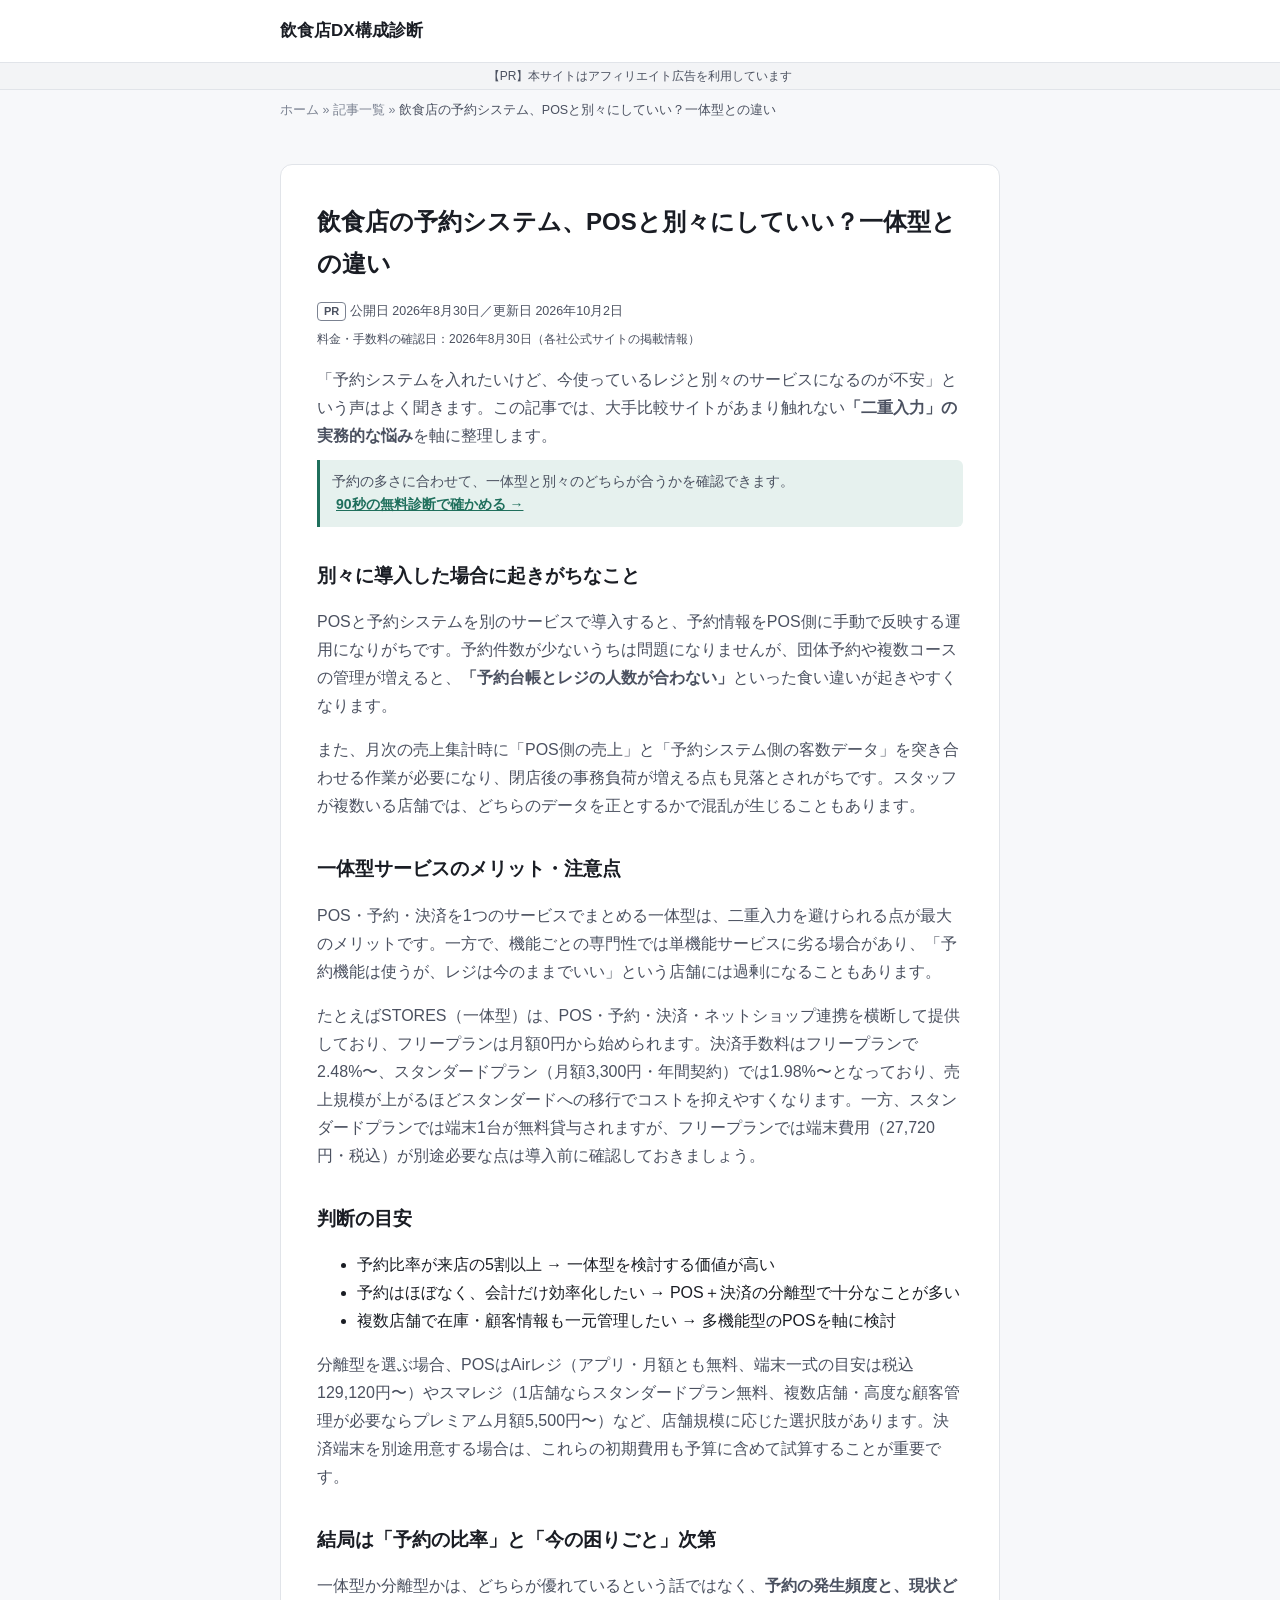
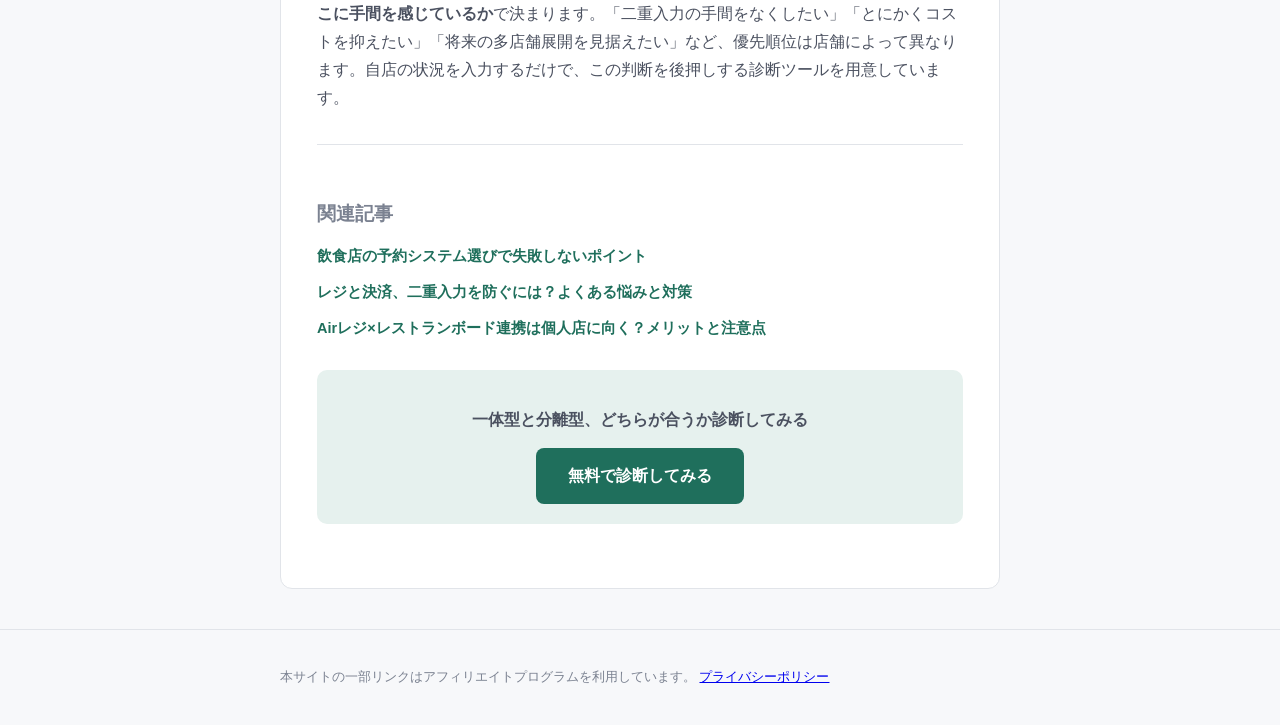
<file: articles/pos-reservation-separate-or-unified.html>
<!DOCTYPE html>
<html lang="ja">
<head>
<meta charset="UTF-8">
<meta name="viewport" content="width=device-width, initial-scale=1.0">
<title>飲食店の予約システム、POSと別々にしていい？一体型との違い</title>
<meta name="description" content="飲食店の予約システムをPOSと別々に導入すべきか、一体型サービスにすべきか。二重入力の悩みを軸に、実際の判断基準を整理します。">
<link rel="canonical" href="https://tenpo-dx-shindan.com/articles/pos-reservation-separate-or-unified.html">
<link rel="icon" href="/favicon.svg" type="image/svg+xml">
<meta property="og:type" content="article">
<meta property="og:title" content="飲食店の予約システム、POSと別々にしていい？一体型との違い">
<meta property="og:description" content="飲食店の予約システムをPOSと別々に導入すべきか、一体型サービスにすべきか。二重入力の悩みを軸に、実際の判断基準を整理します。">
<meta property="og:url" content="https://tenpo-dx-shindan.com/articles/pos-reservation-separate-or-unified.html">
<meta property="og:site_name" content="飲食店DX構成診断">
<meta property="og:image" content="https://tenpo-dx-shindan.com/og-image.png">
<meta name="twitter:card" content="summary_large_image">
<meta name="twitter:image" content="https://tenpo-dx-shindan.com/og-image.png">
<link rel="stylesheet" href="../css/style.css">
<script type="application/ld+json">
{
  "@context": "https://schema.org",
  "@graph": [
    {
      "@type": "Article",
      "headline": "飲食店の予約システム、POSと別々にしていい？一体型との違い",
      "description": "飲食店の予約システムをPOSと別々に導入すべきか、一体型サービスにすべきか。二重入力の悩みを軸に、実際の判断基準を整理します。",
      "url": "https://tenpo-dx-shindan.com/articles/pos-reservation-separate-or-unified.html",
      "datePublished": "2026-08-30",
      "dateModified": "2026-10-02",
      "publisher": {
        "@type": "Organization",
        "name": "飲食店DX構成診断"
      },
      "mainEntityOfPage": {
        "@type": "WebPage",
        "@id": "https://tenpo-dx-shindan.com/articles/pos-reservation-separate-or-unified.html"
      }
    },
    {
      "@type": "BreadcrumbList",
      "itemListElement": [
        {
          "@type": "ListItem",
          "position": 1,
          "name": "ホーム",
          "item": "https://tenpo-dx-shindan.com/"
        },
        {
          "@type": "ListItem",
          "position": 2,
          "name": "記事一覧",
          "item": "https://tenpo-dx-shindan.com/articles/"
        },
        {
          "@type": "ListItem",
          "position": 3,
          "name": "飲食店の予約システム、POSと別々にしていい？一体型との違い",
          "item": "https://tenpo-dx-shindan.com/articles/pos-reservation-separate-or-unified.html"
        }
      ]
    }
  ]
}
</script>
</head>
<body>
<header class="site-header"><div class="wrap"><a href="/" class="logo">飲食店DX構成診断</a></div></header>
<p class="pr-bar">【PR】本サイトはアフィリエイト広告を利用しています</p>
<nav class="breadcrumb wrap" aria-label="パンくず"><a href="/">ホーム</a> &raquo; <a href="/articles/">記事一覧</a> &raquo; <span>飲食店の予約システム、POSと別々にしていい？一体型との違い</span></nav>
<main class="wrap">
<article class="post">
<h1>飲食店の予約システム、POSと別々にしていい？一体型との違い</h1>
<p class="post-meta"><span class="pr-label">PR</span> <span class="date-item">公開日 <time datetime="2026-08-30">2026年8月30日</time></span>／<span class="date-item">更新日 <time datetime="2026-10-02">2026年10月2日</time></span></p>
<p class="checked-date">料金・手数料の確認日：2026年8月30日（各社公式サイトの掲載情報）</p>
<p>「予約システムを入れたいけど、今使っているレジと別々のサービスになるのが不安」という声はよく聞きます。この記事では、大手比較サイトがあまり触れない<strong>「二重入力」の実務的な悩み</strong>を軸に整理します。</p>
<p class="intro-cta">予約の多さに合わせて、一体型と別々のどちらが合うかを確認できます。<a href="/#diagnosis" data-cta="intro">90秒の無料診断で確かめる →</a></p>

<h2>別々に導入した場合に起きがちなこと</h2>
<p>POSと予約システムを別のサービスで導入すると、予約情報をPOS側に手動で反映する運用になりがちです。予約件数が少ないうちは問題になりませんが、団体予約や複数コースの管理が増えると、<strong>「予約台帳とレジの人数が合わない」</strong>といった食い違いが起きやすくなります。</p>
<p>また、月次の売上集計時に「POS側の売上」と「予約システム側の客数データ」を突き合わせる作業が必要になり、閉店後の事務負荷が増える点も見落とされがちです。スタッフが複数いる店舗では、どちらのデータを正とするかで混乱が生じることもあります。</p>

<h2>一体型サービスのメリット・注意点</h2>
<p>POS・予約・決済を1つのサービスでまとめる一体型は、二重入力を避けられる点が最大のメリットです。一方で、機能ごとの専門性では単機能サービスに劣る場合があり、「予約機能は使うが、レジは今のままでいい」という店舗には過剰になることもあります。</p>
<p>たとえばSTORES（一体型）は、POS・予約・決済・ネットショップ連携を横断して提供しており、フリープランは月額0円から始められます。決済手数料はフリープランで2.48%〜、スタンダードプラン（月額3,300円・年間契約）では1.98%〜となっており、売上規模が上がるほどスタンダードへの移行でコストを抑えやすくなります。一方、スタンダードプランでは端末1台が無料貸与されますが、フリープランでは端末費用（27,720円・税込）が別途必要な点は導入前に確認しておきましょう。</p>

<h2>判断の目安</h2>
<ul>
  <li>予約比率が来店の5割以上 → 一体型を検討する価値が高い</li>
  <li>予約はほぼなく、会計だけ効率化したい → POS＋決済の分離型で十分なことが多い</li>
  <li>複数店舗で在庫・顧客情報も一元管理したい → 多機能型のPOSを軸に検討</li>
</ul>
<p>分離型を選ぶ場合、POSはAirレジ（アプリ・月額とも無料、端末一式の目安は税込129,120円〜）やスマレジ（1店舗ならスタンダードプラン無料、複数店舗・高度な顧客管理が必要ならプレミアム月額5,500円〜）など、店舗規模に応じた選択肢があります。決済端末を別途用意する場合は、これらの初期費用も予算に含めて試算することが重要です。</p>

<h2>結局は「予約の比率」と「今の困りごと」次第</h2>
<p>一体型か分離型かは、どちらが優れているという話ではなく、<strong>予約の発生頻度と、現状どこに手間を感じているか</strong>で決まります。「二重入力の手間をなくしたい」「とにかくコストを抑えたい」「将来の多店舗展開を見据えたい」など、優先順位は店舗によって異なります。自店の状況を入力するだけで、この判断を後押しする診断ツールを用意しています。</p>

<div class="related-articles">
<h2>関連記事</h2>
<ul>
  <li><a href="reservation-system-selection-mistakes.html">飲食店の予約システム選びで失敗しないポイント</a></li>
  <li><a href="double-entry-prevention.html">レジと決済、二重入力を防ぐには？よくある悩みと対策</a></li>
  <li><a href="airregi-restaurantboard-combination.html">Airレジ×レストランボード連携は個人店に向く？メリットと注意点</a></li>
</ul>
</div>

<div class="cta-box">
  <p style="margin-bottom:14px; font-weight:600;">一体型と分離型、どちらが合うか診断してみる</p>
  <a href="/#diagnosis" class="btn">無料で診断してみる</a>
</div>
</article>
</main>
<footer class="disclaimer"><div class="wrap"><p>本サイトの一部リンクはアフィリエイトプログラムを利用しています。 <a href="/privacy.html">プライバシーポリシー</a></p></div></footer>
<script src="/js/analytics.js"></script>
<script src="/js/article-tracking.js"></script>
</body>
</html>
</file>
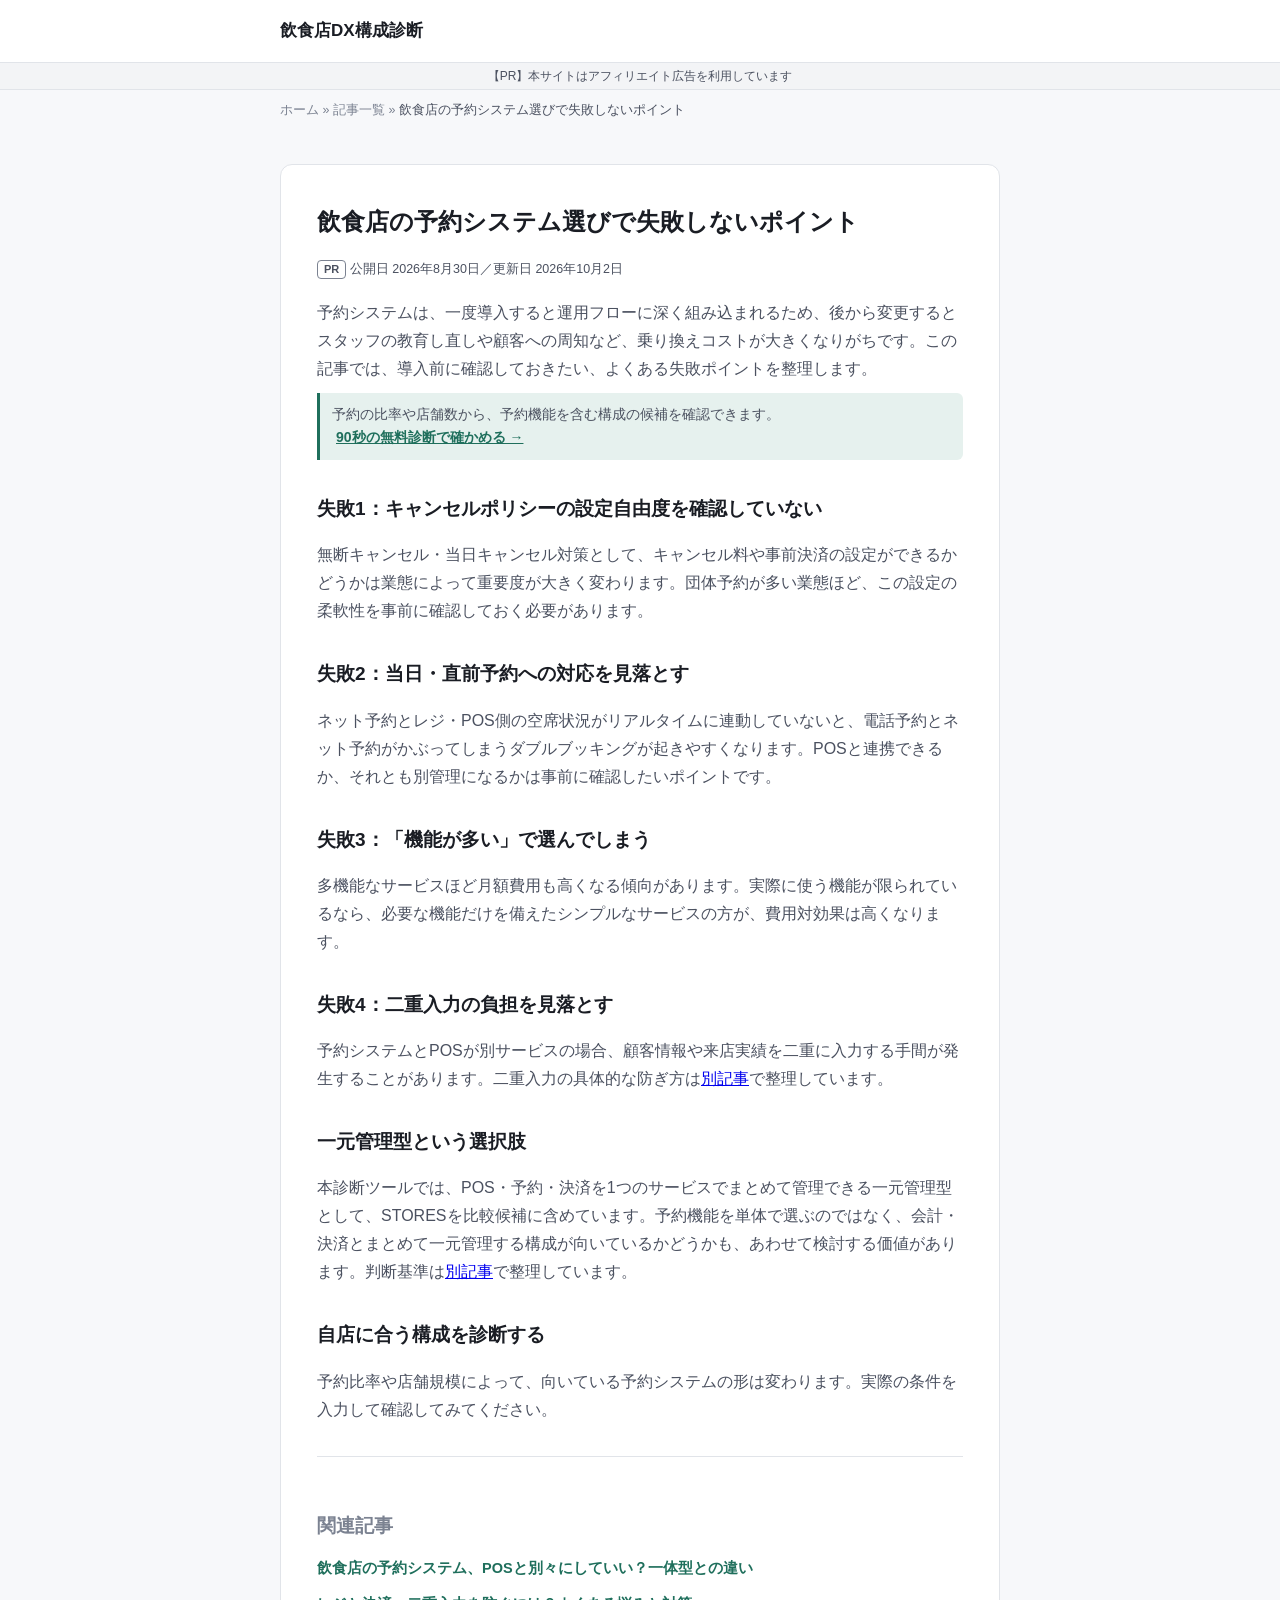
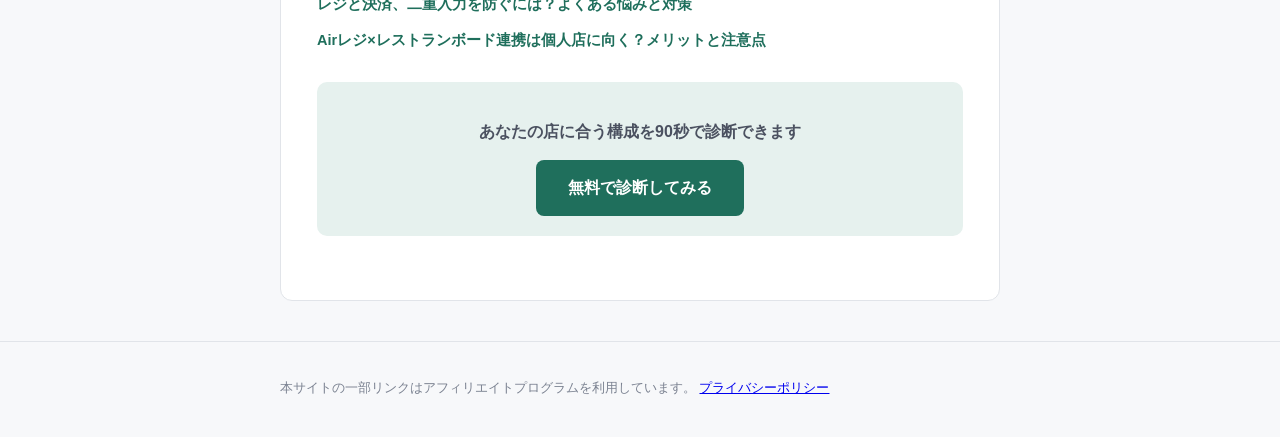
<file: articles/reservation-system-selection-mistakes.html>
<!DOCTYPE html>
<html lang="ja">
<head>
<meta charset="UTF-8">
<meta name="viewport" content="width=device-width, initial-scale=1.0">
<title>飲食店の予約システム選びで失敗しないポイント</title>
<meta name="description" content="飲食店の予約システム選びでよくある失敗と、選定時に確認しておきたいポイントを整理します。">
<link rel="canonical" href="https://tenpo-dx-shindan.com/articles/reservation-system-selection-mistakes.html">
<link rel="icon" href="/favicon.svg" type="image/svg+xml">
<meta property="og:type" content="article">
<meta property="og:title" content="飲食店の予約システム選びで失敗しないポイント">
<meta property="og:description" content="飲食店の予約システム選びでよくある失敗と、選定時に確認しておきたいポイントを整理します。">
<meta property="og:url" content="https://tenpo-dx-shindan.com/articles/reservation-system-selection-mistakes.html">
<meta property="og:site_name" content="飲食店DX構成診断">
<meta property="og:image" content="https://tenpo-dx-shindan.com/og-image.png">
<meta name="twitter:card" content="summary_large_image">
<meta name="twitter:image" content="https://tenpo-dx-shindan.com/og-image.png">
<link rel="stylesheet" href="../css/style.css">
<script type="application/ld+json">
{
  "@context": "https://schema.org",
  "@graph": [
    {
      "@type": "Article",
      "headline": "飲食店の予約システム選びで失敗しないポイント",
      "description": "飲食店の予約システム選びでよくある失敗と、選定時に確認しておきたいポイントを整理します。",
      "url": "https://tenpo-dx-shindan.com/articles/reservation-system-selection-mistakes.html",
      "datePublished": "2026-08-30",
      "dateModified": "2026-10-02",
      "publisher": {
        "@type": "Organization",
        "name": "飲食店DX構成診断"
      },
      "mainEntityOfPage": {
        "@type": "WebPage",
        "@id": "https://tenpo-dx-shindan.com/articles/reservation-system-selection-mistakes.html"
      }
    },
    {
      "@type": "BreadcrumbList",
      "itemListElement": [
        {
          "@type": "ListItem",
          "position": 1,
          "name": "ホーム",
          "item": "https://tenpo-dx-shindan.com/"
        },
        {
          "@type": "ListItem",
          "position": 2,
          "name": "記事一覧",
          "item": "https://tenpo-dx-shindan.com/articles/"
        },
        {
          "@type": "ListItem",
          "position": 3,
          "name": "飲食店の予約システム選びで失敗しないポイント",
          "item": "https://tenpo-dx-shindan.com/articles/reservation-system-selection-mistakes.html"
        }
      ]
    }
  ]
}
</script>
</head>
<body>
<header class="site-header"><div class="wrap"><a href="/" class="logo">飲食店DX構成診断</a></div></header>
<p class="pr-bar">【PR】本サイトはアフィリエイト広告を利用しています</p>
<nav class="breadcrumb wrap" aria-label="パンくず"><a href="/">ホーム</a> &raquo; <a href="/articles/">記事一覧</a> &raquo; <span>飲食店の予約システム選びで失敗しないポイント</span></nav>
<main class="wrap">
<article class="post">
<h1>飲食店の予約システム選びで失敗しないポイント</h1>
<p class="post-meta"><span class="pr-label">PR</span> <span class="date-item">公開日 <time datetime="2026-08-30">2026年8月30日</time></span>／<span class="date-item">更新日 <time datetime="2026-10-02">2026年10月2日</time></span></p>

<p>予約システムは、一度導入すると運用フローに深く組み込まれるため、後から変更するとスタッフの教育し直しや顧客への周知など、乗り換えコストが大きくなりがちです。この記事では、導入前に確認しておきたい、よくある失敗ポイントを整理します。</p>
<p class="intro-cta">予約の比率や店舗数から、予約機能を含む構成の候補を確認できます。<a href="/#diagnosis" data-cta="intro">90秒の無料診断で確かめる →</a></p>

<h2>失敗1：キャンセルポリシーの設定自由度を確認していない</h2>
<p>無断キャンセル・当日キャンセル対策として、キャンセル料や事前決済の設定ができるかどうかは業態によって重要度が大きく変わります。団体予約が多い業態ほど、この設定の柔軟性を事前に確認しておく必要があります。</p>

<h2>失敗2：当日・直前予約への対応を見落とす</h2>
<p>ネット予約とレジ・POS側の空席状況がリアルタイムに連動していないと、電話予約とネット予約がかぶってしまうダブルブッキングが起きやすくなります。POSと連携できるか、それとも別管理になるかは事前に確認したいポイントです。</p>

<h2>失敗3：「機能が多い」で選んでしまう</h2>
<p>多機能なサービスほど月額費用も高くなる傾向があります。実際に使う機能が限られているなら、必要な機能だけを備えたシンプルなサービスの方が、費用対効果は高くなります。</p>

<h2>失敗4：二重入力の負担を見落とす</h2>
<p>予約システムとPOSが別サービスの場合、顧客情報や来店実績を二重に入力する手間が発生することがあります。二重入力の具体的な防ぎ方は<a href="double-entry-prevention.html">別記事</a>で整理しています。</p>

<h2>一元管理型という選択肢</h2>
<p>本診断ツールでは、POS・予約・決済を1つのサービスでまとめて管理できる一元管理型として、STORESを比較候補に含めています。予約機能を単体で選ぶのではなく、会計・決済とまとめて一元管理する構成が向いているかどうかも、あわせて検討する価値があります。判断基準は<a href="pos-reservation-separate-or-unified.html">別記事</a>で整理しています。</p>

<h2>自店に合う構成を診断する</h2>
<p>予約比率や店舗規模によって、向いている予約システムの形は変わります。実際の条件を入力して確認してみてください。</p>

<div class="related-articles">
<h2>関連記事</h2>
<ul>
  <li><a href="pos-reservation-separate-or-unified.html">飲食店の予約システム、POSと別々にしていい？一体型との違い</a></li>
  <li><a href="double-entry-prevention.html">レジと決済、二重入力を防ぐには？よくある悩みと対策</a></li>
  <li><a href="airregi-restaurantboard-combination.html">Airレジ×レストランボード連携は個人店に向く？メリットと注意点</a></li>
</ul>
</div>

<div class="cta-box">
  <p style="margin-bottom:14px; font-weight:600;">あなたの店に合う構成を90秒で診断できます</p>
  <a href="/#diagnosis" class="btn">無料で診断してみる</a>
</div>
</article>
</main>
<footer class="disclaimer"><div class="wrap"><p>本サイトの一部リンクはアフィリエイトプログラムを利用しています。 <a href="/privacy.html">プライバシーポリシー</a></p></div></footer>
<script src="/js/analytics.js"></script>
<script src="/js/article-tracking.js"></script>
</body>
</html>
</file>
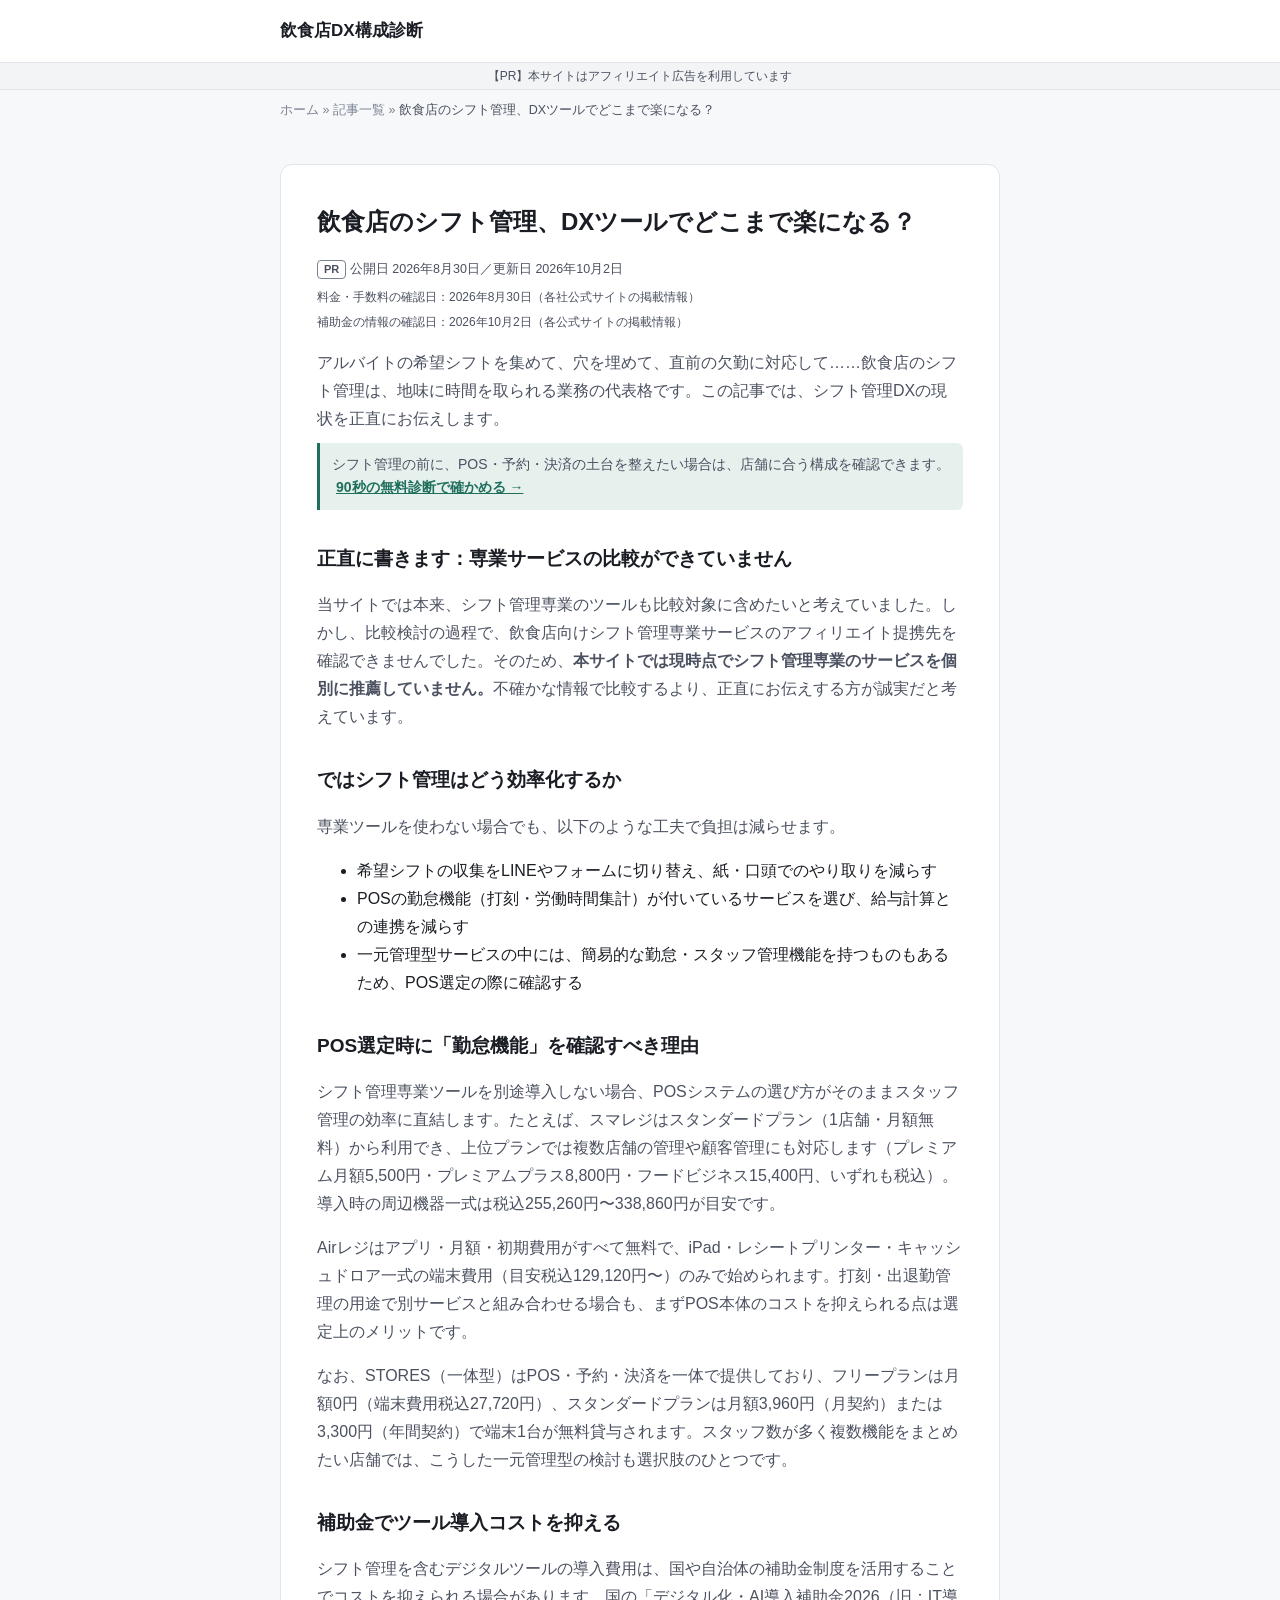
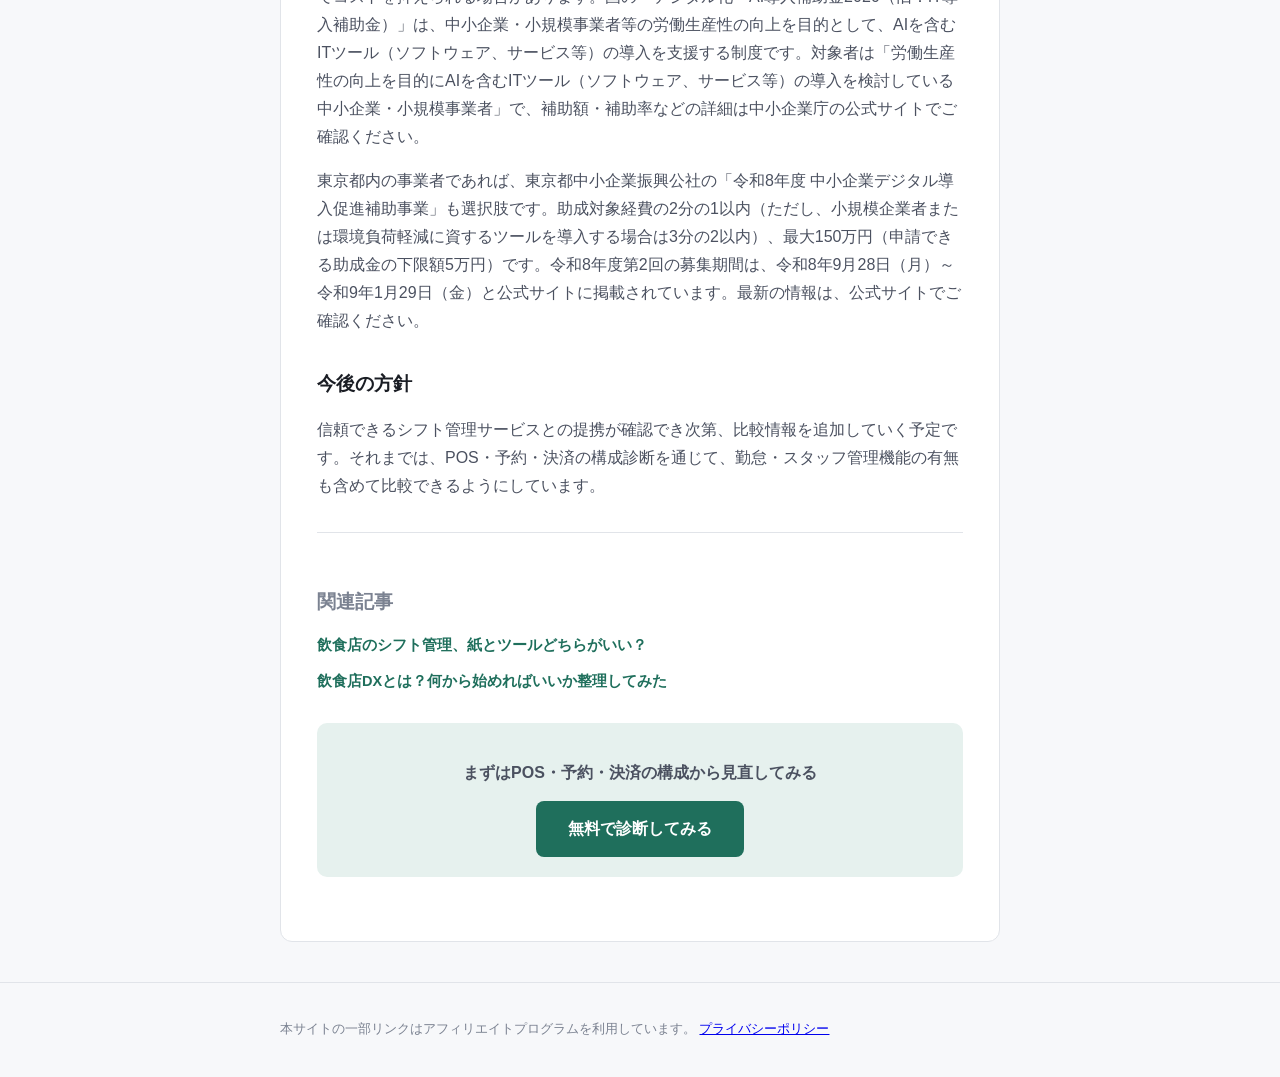
<file: articles/shift-management-dx.html>
<!DOCTYPE html>
<html lang="ja">
<head>
<meta charset="UTF-8">
<meta name="viewport" content="width=device-width, initial-scale=1.0">
<title>飲食店のシフト管理、DXツールでどこまで楽になる？</title>
<meta name="description" content="飲食店のシフト管理を効率化したい方向けに、専業ツールの現状と、POS・一体型サービスでカバーできる範囲を正直に整理します。">
<link rel="canonical" href="https://tenpo-dx-shindan.com/articles/shift-management-dx.html">
<link rel="icon" href="/favicon.svg" type="image/svg+xml">
<meta property="og:type" content="article">
<meta property="og:title" content="飲食店のシフト管理、DXツールでどこまで楽になる？">
<meta property="og:description" content="飲食店のシフト管理を効率化したい方向けに、専業ツールの現状と、POS・一体型サービスでカバーできる範囲を正直に整理します。">
<meta property="og:url" content="https://tenpo-dx-shindan.com/articles/shift-management-dx.html">
<meta property="og:site_name" content="飲食店DX構成診断">
<meta property="og:image" content="https://tenpo-dx-shindan.com/og-image.png">
<meta name="twitter:card" content="summary_large_image">
<meta name="twitter:image" content="https://tenpo-dx-shindan.com/og-image.png">
<link rel="stylesheet" href="../css/style.css">
<script type="application/ld+json">
{
  "@context": "https://schema.org",
  "@graph": [
    {
      "@type": "Article",
      "headline": "飲食店のシフト管理、DXツールでどこまで楽になる？",
      "description": "飲食店のシフト管理を効率化したい方向けに、専業ツールの現状と、POS・一体型サービスでカバーできる範囲を正直に整理します。",
      "url": "https://tenpo-dx-shindan.com/articles/shift-management-dx.html",
      "datePublished": "2026-08-30",
      "dateModified": "2026-10-02",
      "publisher": {
        "@type": "Organization",
        "name": "飲食店DX構成診断"
      },
      "mainEntityOfPage": {
        "@type": "WebPage",
        "@id": "https://tenpo-dx-shindan.com/articles/shift-management-dx.html"
      }
    },
    {
      "@type": "BreadcrumbList",
      "itemListElement": [
        {
          "@type": "ListItem",
          "position": 1,
          "name": "ホーム",
          "item": "https://tenpo-dx-shindan.com/"
        },
        {
          "@type": "ListItem",
          "position": 2,
          "name": "記事一覧",
          "item": "https://tenpo-dx-shindan.com/articles/"
        },
        {
          "@type": "ListItem",
          "position": 3,
          "name": "飲食店のシフト管理、DXツールでどこまで楽になる？",
          "item": "https://tenpo-dx-shindan.com/articles/shift-management-dx.html"
        }
      ]
    }
  ]
}
</script>
</head>
<body>
<header class="site-header"><div class="wrap"><a href="/" class="logo">飲食店DX構成診断</a></div></header>
<p class="pr-bar">【PR】本サイトはアフィリエイト広告を利用しています</p>
<nav class="breadcrumb wrap" aria-label="パンくず"><a href="/">ホーム</a> &raquo; <a href="/articles/">記事一覧</a> &raquo; <span>飲食店のシフト管理、DXツールでどこまで楽になる？</span></nav>
<main class="wrap">
<article class="post">
<h1>飲食店のシフト管理、DXツールでどこまで楽になる？</h1>
<p class="post-meta"><span class="pr-label">PR</span> <span class="date-item">公開日 <time datetime="2026-08-30">2026年8月30日</time></span>／<span class="date-item">更新日 <time datetime="2026-10-02">2026年10月2日</time></span></p>
<p class="checked-date">料金・手数料の確認日：2026年8月30日（各社公式サイトの掲載情報）</p>
<p class="checked-date">補助金の情報の確認日：2026年10月2日（各公式サイトの掲載情報）</p>
<p>アルバイトの希望シフトを集めて、穴を埋めて、直前の欠勤に対応して……飲食店のシフト管理は、地味に時間を取られる業務の代表格です。この記事では、シフト管理DXの現状を正直にお伝えします。</p>
<p class="intro-cta">シフト管理の前に、POS・予約・決済の土台を整えたい場合は、店舗に合う構成を確認できます。<a href="/#diagnosis" data-cta="intro">90秒の無料診断で確かめる →</a></p>

<h2>正直に書きます：専業サービスの比較ができていません</h2>
<p>当サイトでは本来、シフト管理専業のツールも比較対象に含めたいと考えていました。しかし、比較検討の過程で、飲食店向けシフト管理専業サービスのアフィリエイト提携先を確認できませんでした。そのため、<strong>本サイトでは現時点でシフト管理専業のサービスを個別に推薦していません。</strong>不確かな情報で比較するより、正直にお伝えする方が誠実だと考えています。</p>

<h2>ではシフト管理はどう効率化するか</h2>
<p>専業ツールを使わない場合でも、以下のような工夫で負担は減らせます。</p>
<ul>
  <li>希望シフトの収集をLINEやフォームに切り替え、紙・口頭でのやり取りを減らす</li>
  <li>POSの勤怠機能（打刻・労働時間集計）が付いているサービスを選び、給与計算との連携を減らす</li>
  <li>一元管理型サービスの中には、簡易的な勤怠・スタッフ管理機能を持つものもあるため、POS選定の際に確認する</li>
</ul>

<h2>POS選定時に「勤怠機能」を確認すべき理由</h2>
<p>シフト管理専業ツールを別途導入しない場合、POSシステムの選び方がそのままスタッフ管理の効率に直結します。たとえば、スマレジはスタンダードプラン（1店舗・月額無料）から利用でき、上位プランでは複数店舗の管理や顧客管理にも対応します（プレミアム月額5,500円・プレミアムプラス8,800円・フードビジネス15,400円、いずれも税込）。導入時の周辺機器一式は税込255,260円〜338,860円が目安です。</p>
<p>Airレジはアプリ・月額・初期費用がすべて無料で、iPad・レシートプリンター・キャッシュドロア一式の端末費用（目安税込129,120円〜）のみで始められます。打刻・出退勤管理の用途で別サービスと組み合わせる場合も、まずPOS本体のコストを抑えられる点は選定上のメリットです。</p>
<p>なお、STORES（一体型）はPOS・予約・決済を一体で提供しており、フリープランは月額0円（端末費用税込27,720円）、スタンダードプランは月額3,960円（月契約）または3,300円（年間契約）で端末1台が無料貸与されます。スタッフ数が多く複数機能をまとめたい店舗では、こうした一元管理型の検討も選択肢のひとつです。</p>

<h2>補助金でツール導入コストを抑える</h2>
<p>シフト管理を含むデジタルツールの導入費用は、国や自治体の補助金制度を活用することでコストを抑えられる場合があります。国の「デジタル化・AI導入補助金2026（旧：IT導入補助金）」は、中小企業・小規模事業者等の労働生産性の向上を目的として、AIを含むITツール（ソフトウェア、サービス等）の導入を支援する制度です。対象者は「労働生産性の向上を目的にAIを含むITツール（ソフトウェア、サービス等）の導入を検討している中小企業・小規模事業者」で、補助額・補助率などの詳細は中小企業庁の公式サイトでご確認ください。</p>
<p>東京都内の事業者であれば、東京都中小企業振興公社の「令和8年度 中小企業デジタル導入促進補助事業」も選択肢です。助成対象経費の2分の1以内（ただし、小規模企業者または環境負荷軽減に資するツールを導入する場合は3分の2以内）、最大150万円（申請できる助成金の下限額5万円）です。令和8年度第2回の募集期間は、令和8年9月28日（月）～令和9年1月29日（金）と公式サイトに掲載されています。最新の情報は、公式サイトでご確認ください。</p>

<h2>今後の方針</h2>
<p>信頼できるシフト管理サービスとの提携が確認でき次第、比較情報を追加していく予定です。それまでは、POS・予約・決済の構成診断を通じて、勤怠・スタッフ管理機能の有無も含めて比較できるようにしています。</p>

<div class="related-articles">
<h2>関連記事</h2>
<ul>
  <li><a href="shift-paper-vs-tool.html">飲食店のシフト管理、紙とツールどちらがいい？</a></li>
  <li><a href="what-is-restaurant-dx.html">飲食店DXとは？何から始めればいいか整理してみた</a></li>
</ul>
</div>

<div class="cta-box">
  <p style="margin-bottom:14px; font-weight:600;">まずはPOS・予約・決済の構成から見直してみる</p>
  <a href="/#diagnosis" class="btn">無料で診断してみる</a>
</div>
</article>
</main>
<footer class="disclaimer"><div class="wrap"><p>本サイトの一部リンクはアフィリエイトプログラムを利用しています。 <a href="/privacy.html">プライバシーポリシー</a></p></div></footer>
<script src="/js/analytics.js"></script>
<script src="/js/article-tracking.js"></script>
</body>
</html>
</file>
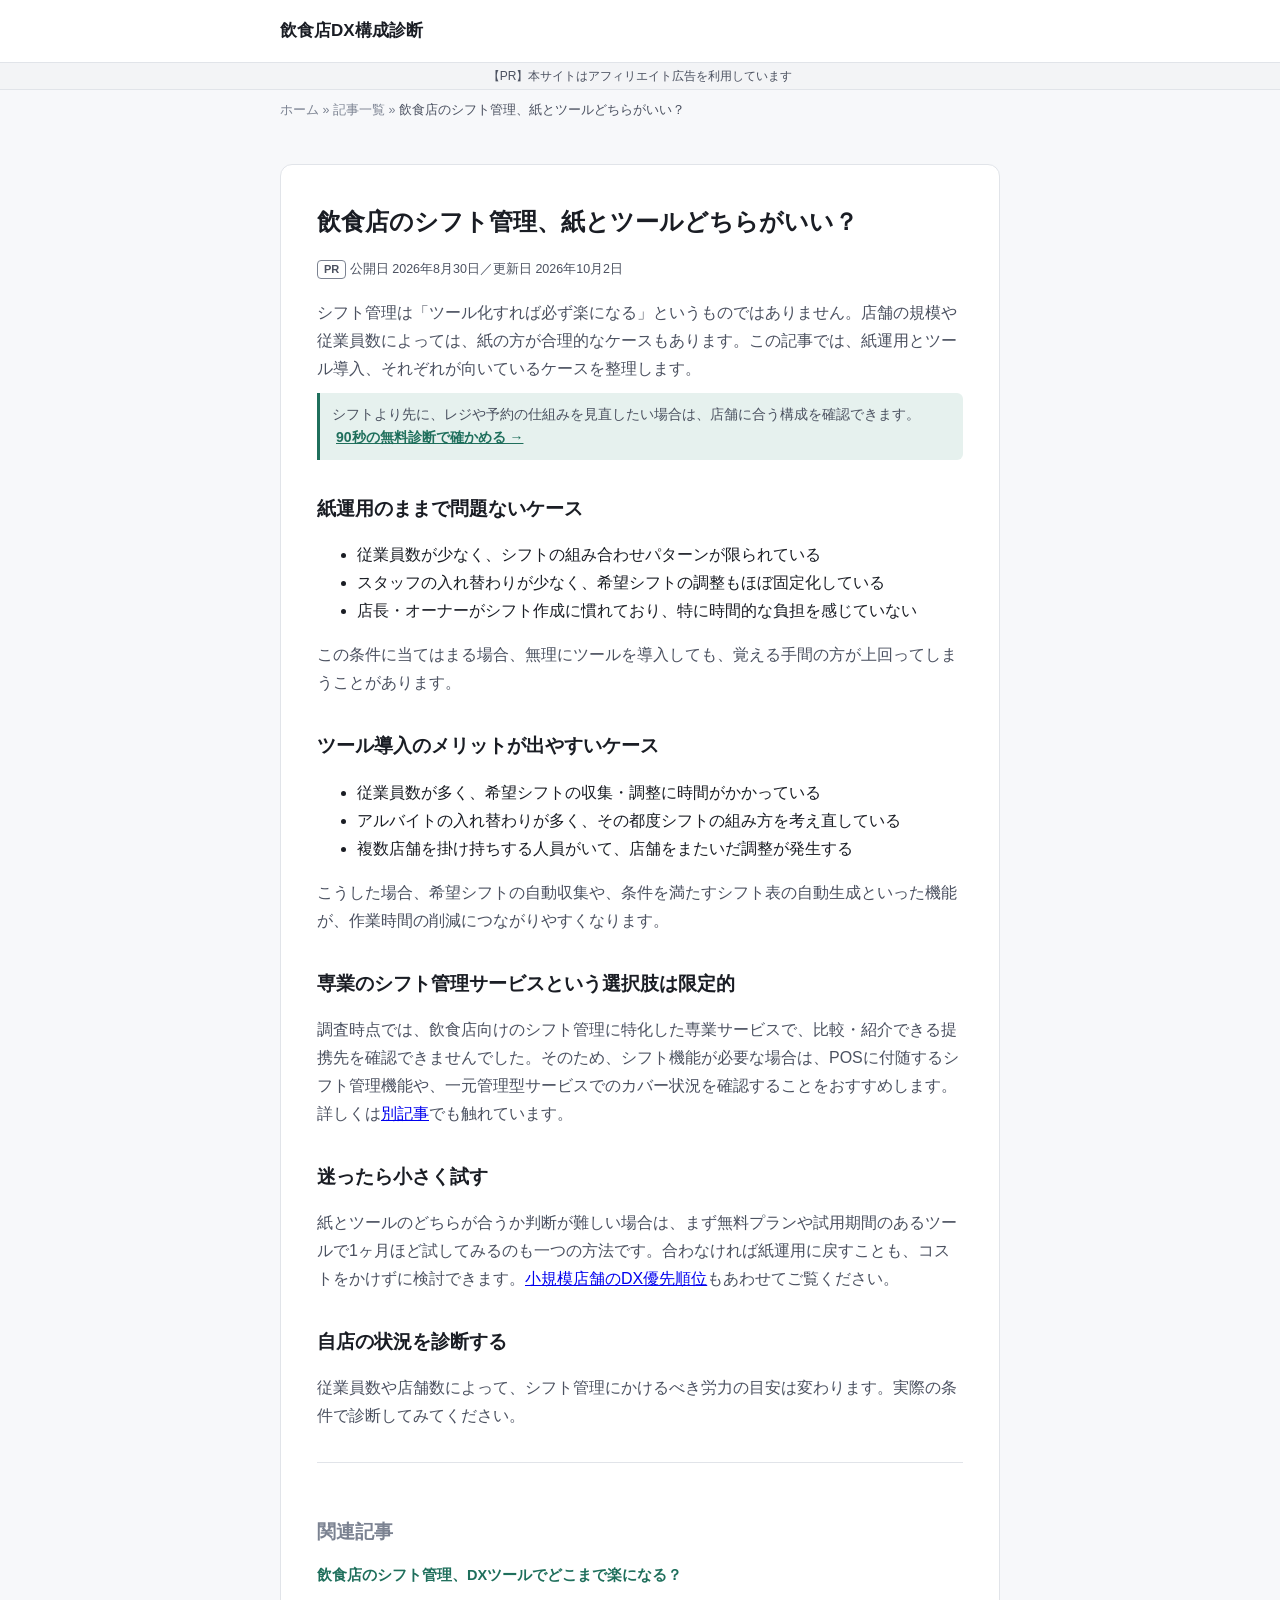
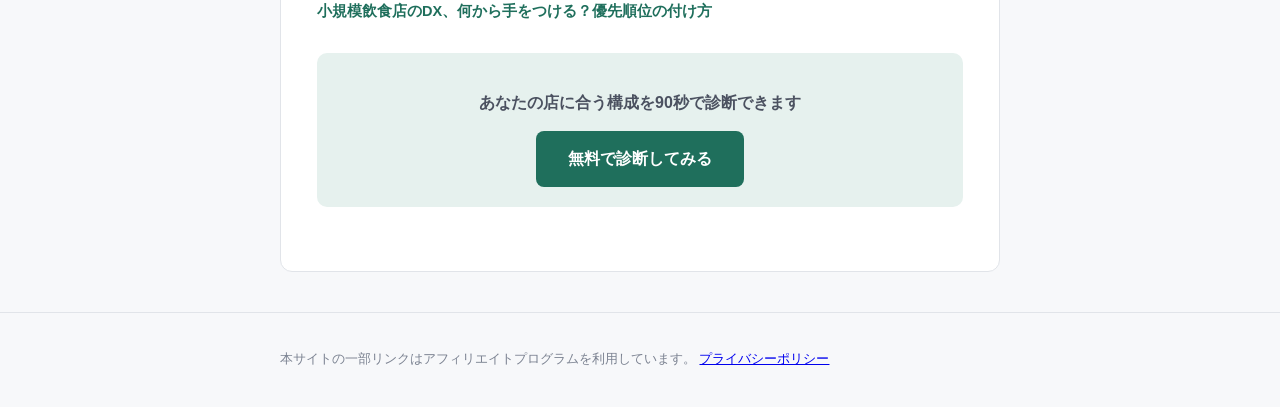
<file: articles/shift-paper-vs-tool.html>
<!DOCTYPE html>
<html lang="ja">
<head>
<meta charset="UTF-8">
<meta name="viewport" content="width=device-width, initial-scale=1.0">
<title>飲食店のシフト管理、紙とツールどちらがいい？</title>
<meta name="description" content="飲食店のシフト管理を紙のまま続けるべきか、ツールに切り替えるべきか。判断の目安を整理します。">
<link rel="canonical" href="https://tenpo-dx-shindan.com/articles/shift-paper-vs-tool.html">
<link rel="icon" href="/favicon.svg" type="image/svg+xml">
<meta property="og:type" content="article">
<meta property="og:title" content="飲食店のシフト管理、紙とツールどちらがいい？">
<meta property="og:description" content="飲食店のシフト管理を紙のまま続けるべきか、ツールに切り替えるべきか。判断の目安を整理します。">
<meta property="og:url" content="https://tenpo-dx-shindan.com/articles/shift-paper-vs-tool.html">
<meta property="og:site_name" content="飲食店DX構成診断">
<meta property="og:image" content="https://tenpo-dx-shindan.com/og-image.png">
<meta name="twitter:card" content="summary_large_image">
<meta name="twitter:image" content="https://tenpo-dx-shindan.com/og-image.png">
<link rel="stylesheet" href="../css/style.css">
<script type="application/ld+json">
{
  "@context": "https://schema.org",
  "@graph": [
    {
      "@type": "Article",
      "headline": "飲食店のシフト管理、紙とツールどちらがいい？",
      "description": "飲食店のシフト管理を紙のまま続けるべきか、ツールに切り替えるべきか。判断の目安を整理します。",
      "url": "https://tenpo-dx-shindan.com/articles/shift-paper-vs-tool.html",
      "datePublished": "2026-08-30",
      "dateModified": "2026-10-02",
      "publisher": {
        "@type": "Organization",
        "name": "飲食店DX構成診断"
      },
      "mainEntityOfPage": {
        "@type": "WebPage",
        "@id": "https://tenpo-dx-shindan.com/articles/shift-paper-vs-tool.html"
      }
    },
    {
      "@type": "BreadcrumbList",
      "itemListElement": [
        {
          "@type": "ListItem",
          "position": 1,
          "name": "ホーム",
          "item": "https://tenpo-dx-shindan.com/"
        },
        {
          "@type": "ListItem",
          "position": 2,
          "name": "記事一覧",
          "item": "https://tenpo-dx-shindan.com/articles/"
        },
        {
          "@type": "ListItem",
          "position": 3,
          "name": "飲食店のシフト管理、紙とツールどちらがいい？",
          "item": "https://tenpo-dx-shindan.com/articles/shift-paper-vs-tool.html"
        }
      ]
    }
  ]
}
</script>
</head>
<body>
<header class="site-header"><div class="wrap"><a href="/" class="logo">飲食店DX構成診断</a></div></header>
<p class="pr-bar">【PR】本サイトはアフィリエイト広告を利用しています</p>
<nav class="breadcrumb wrap" aria-label="パンくず"><a href="/">ホーム</a> &raquo; <a href="/articles/">記事一覧</a> &raquo; <span>飲食店のシフト管理、紙とツールどちらがいい？</span></nav>
<main class="wrap">
<article class="post">
<h1>飲食店のシフト管理、紙とツールどちらがいい？</h1>
<p class="post-meta"><span class="pr-label">PR</span> <span class="date-item">公開日 <time datetime="2026-08-30">2026年8月30日</time></span>／<span class="date-item">更新日 <time datetime="2026-10-02">2026年10月2日</time></span></p>

<p>シフト管理は「ツール化すれば必ず楽になる」というものではありません。店舗の規模や従業員数によっては、紙の方が合理的なケースもあります。この記事では、紙運用とツール導入、それぞれが向いているケースを整理します。</p>
<p class="intro-cta">シフトより先に、レジや予約の仕組みを見直したい場合は、店舗に合う構成を確認できます。<a href="/#diagnosis" data-cta="intro">90秒の無料診断で確かめる →</a></p>

<h2>紙運用のままで問題ないケース</h2>
<ul>
  <li>従業員数が少なく、シフトの組み合わせパターンが限られている</li>
  <li>スタッフの入れ替わりが少なく、希望シフトの調整もほぼ固定化している</li>
  <li>店長・オーナーがシフト作成に慣れており、特に時間的な負担を感じていない</li>
</ul>
<p>この条件に当てはまる場合、無理にツールを導入しても、覚える手間の方が上回ってしまうことがあります。</p>

<h2>ツール導入のメリットが出やすいケース</h2>
<ul>
  <li>従業員数が多く、希望シフトの収集・調整に時間がかかっている</li>
  <li>アルバイトの入れ替わりが多く、その都度シフトの組み方を考え直している</li>
  <li>複数店舗を掛け持ちする人員がいて、店舗をまたいだ調整が発生する</li>
</ul>
<p>こうした場合、希望シフトの自動収集や、条件を満たすシフト表の自動生成といった機能が、作業時間の削減につながりやすくなります。</p>

<h2>専業のシフト管理サービスという選択肢は限定的</h2>
<p>調査時点では、飲食店向けのシフト管理に特化した専業サービスで、比較・紹介できる提携先を確認できませんでした。そのため、シフト機能が必要な場合は、POSに付随するシフト管理機能や、一元管理型サービスでのカバー状況を確認することをおすすめします。詳しくは<a href="shift-management-dx.html">別記事</a>でも触れています。</p>

<h2>迷ったら小さく試す</h2>
<p>紙とツールのどちらが合うか判断が難しい場合は、まず無料プランや試用期間のあるツールで1ヶ月ほど試してみるのも一つの方法です。合わなければ紙運用に戻すことも、コストをかけずに検討できます。<a href="small-shop-dx-priority.html">小規模店舗のDX優先順位</a>もあわせてご覧ください。</p>

<h2>自店の状況を診断する</h2>
<p>従業員数や店舗数によって、シフト管理にかけるべき労力の目安は変わります。実際の条件で診断してみてください。</p>

<div class="related-articles">
<h2>関連記事</h2>
<ul>
  <li><a href="shift-management-dx.html">飲食店のシフト管理、DXツールでどこまで楽になる？</a></li>
  <li><a href="small-shop-dx-priority.html">小規模飲食店のDX、何から手をつける？優先順位の付け方</a></li>
</ul>
</div>

<div class="cta-box">
  <p style="margin-bottom:14px; font-weight:600;">あなたの店に合う構成を90秒で診断できます</p>
  <a href="/#diagnosis" class="btn">無料で診断してみる</a>
</div>
</article>
</main>
<footer class="disclaimer"><div class="wrap"><p>本サイトの一部リンクはアフィリエイトプログラムを利用しています。 <a href="/privacy.html">プライバシーポリシー</a></p></div></footer>
<script src="/js/analytics.js"></script>
<script src="/js/article-tracking.js"></script>
</body>
</html>
</file>
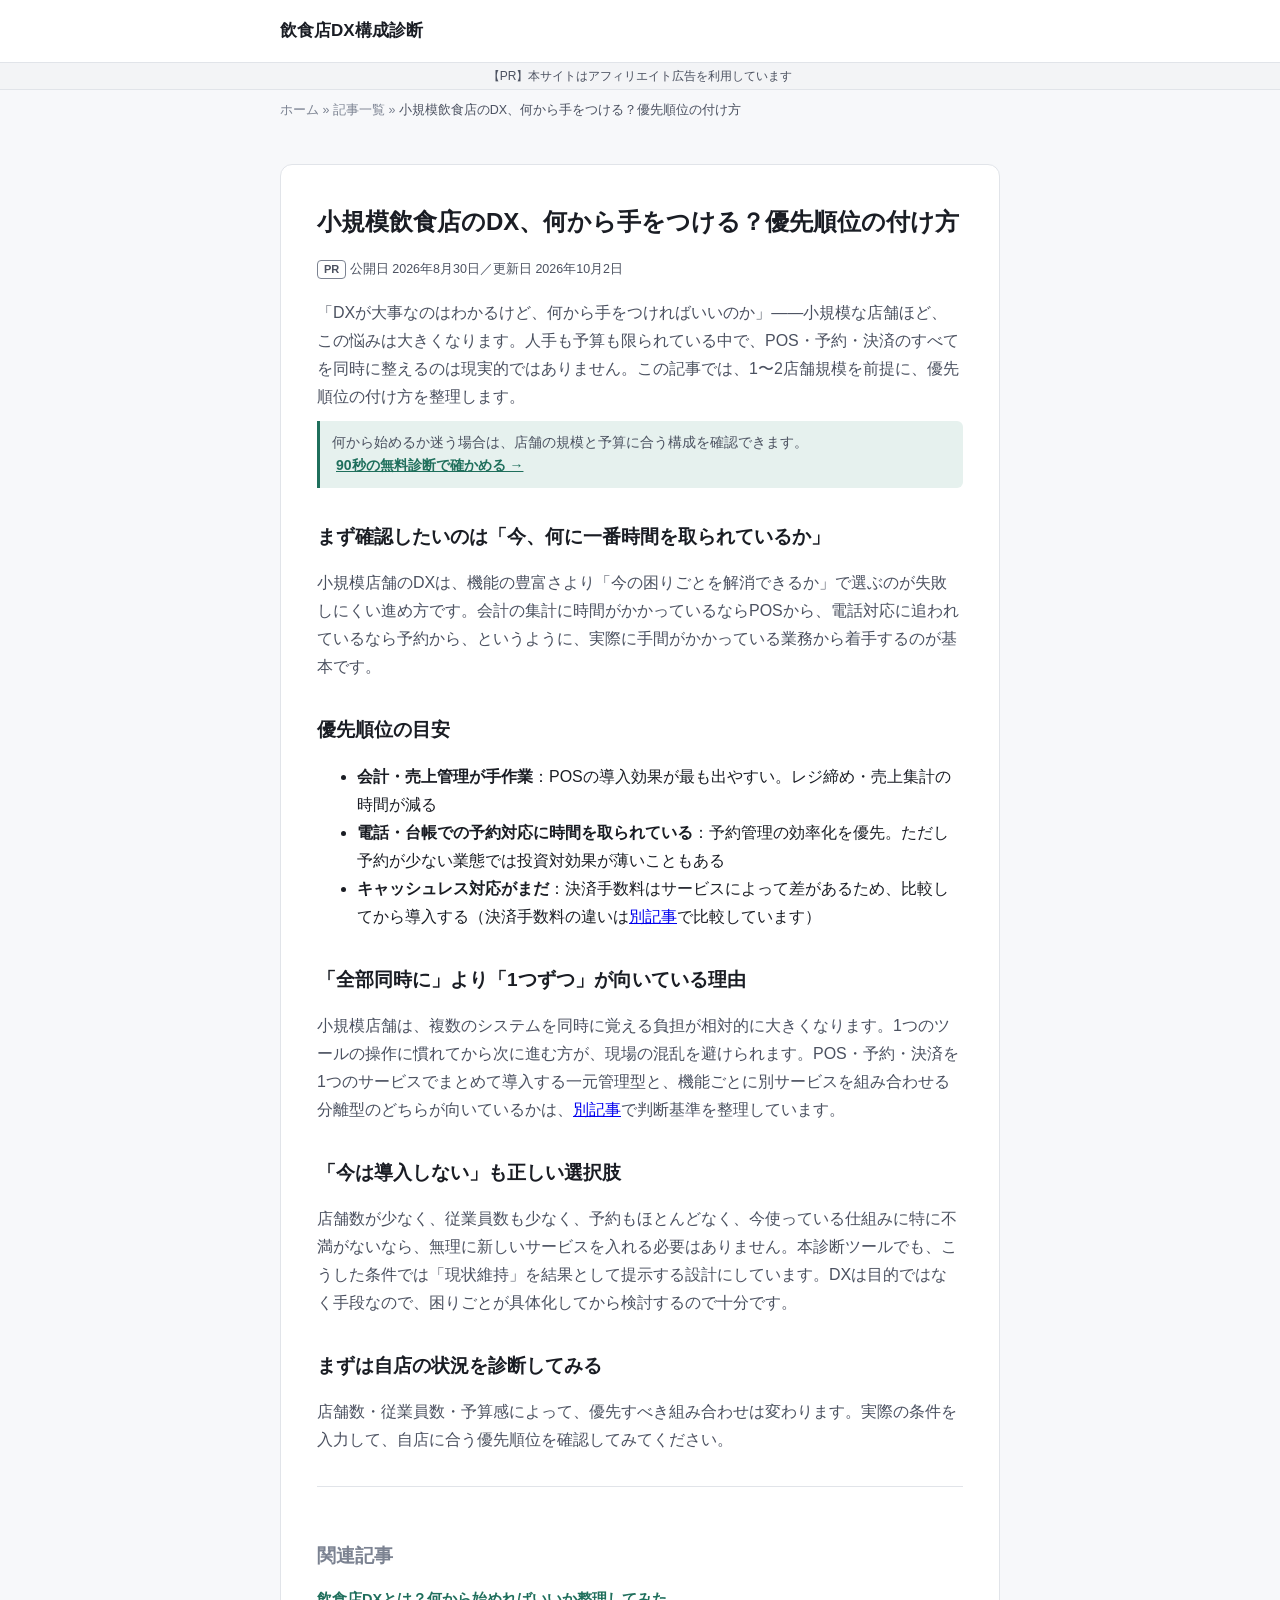
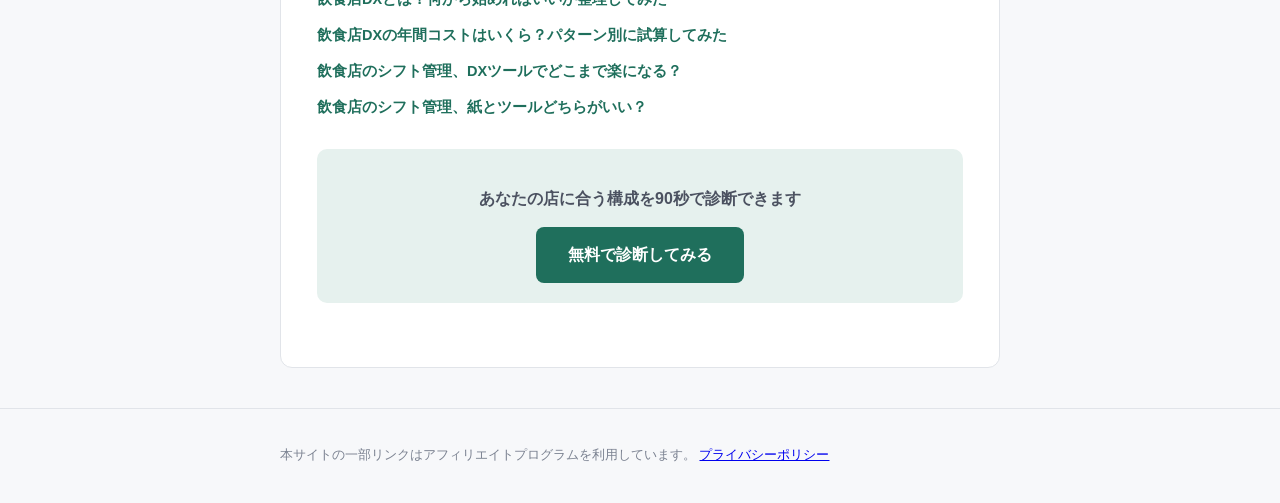
<file: articles/small-shop-dx-priority.html>
<!DOCTYPE html>
<html lang="ja">
<head>
<meta charset="UTF-8">
<meta name="viewport" content="width=device-width, initial-scale=1.0">
<title>小規模飲食店のDX、何から手をつける？優先順位の付け方</title>
<meta name="description" content="1〜2店舗規模の飲食店がDXに取り組む際、POS・予約・決済のどれから手をつけるべきかを、限られた予算と人手を前提に整理します。">
<link rel="canonical" href="https://tenpo-dx-shindan.com/articles/small-shop-dx-priority.html">
<link rel="icon" href="/favicon.svg" type="image/svg+xml">
<meta property="og:type" content="article">
<meta property="og:title" content="小規模飲食店のDX、何から手をつける？優先順位の付け方">
<meta property="og:description" content="1〜2店舗規模の飲食店がDXに取り組む際、POS・予約・決済のどれから手をつけるべきかを、限られた予算と人手を前提に整理します。">
<meta property="og:url" content="https://tenpo-dx-shindan.com/articles/small-shop-dx-priority.html">
<meta property="og:site_name" content="飲食店DX構成診断">
<meta property="og:image" content="https://tenpo-dx-shindan.com/og-image.png">
<meta name="twitter:card" content="summary_large_image">
<meta name="twitter:image" content="https://tenpo-dx-shindan.com/og-image.png">
<link rel="stylesheet" href="../css/style.css">
<script type="application/ld+json">
{
  "@context": "https://schema.org",
  "@graph": [
    {
      "@type": "Article",
      "headline": "小規模飲食店のDX、何から手をつける？優先順位の付け方",
      "description": "1〜2店舗規模の飲食店がDXに取り組む際、POS・予約・決済のどれから手をつけるべきかを、限られた予算と人手を前提に整理します。",
      "url": "https://tenpo-dx-shindan.com/articles/small-shop-dx-priority.html",
      "datePublished": "2026-08-30",
      "dateModified": "2026-10-02",
      "publisher": {
        "@type": "Organization",
        "name": "飲食店DX構成診断"
      },
      "mainEntityOfPage": {
        "@type": "WebPage",
        "@id": "https://tenpo-dx-shindan.com/articles/small-shop-dx-priority.html"
      }
    },
    {
      "@type": "BreadcrumbList",
      "itemListElement": [
        {
          "@type": "ListItem",
          "position": 1,
          "name": "ホーム",
          "item": "https://tenpo-dx-shindan.com/"
        },
        {
          "@type": "ListItem",
          "position": 2,
          "name": "記事一覧",
          "item": "https://tenpo-dx-shindan.com/articles/"
        },
        {
          "@type": "ListItem",
          "position": 3,
          "name": "小規模飲食店のDX、何から手をつける？優先順位の付け方",
          "item": "https://tenpo-dx-shindan.com/articles/small-shop-dx-priority.html"
        }
      ]
    }
  ]
}
</script>
</head>
<body>
<header class="site-header"><div class="wrap"><a href="/" class="logo">飲食店DX構成診断</a></div></header>
<p class="pr-bar">【PR】本サイトはアフィリエイト広告を利用しています</p>
<nav class="breadcrumb wrap" aria-label="パンくず"><a href="/">ホーム</a> &raquo; <a href="/articles/">記事一覧</a> &raquo; <span>小規模飲食店のDX、何から手をつける？優先順位の付け方</span></nav>
<main class="wrap">
<article class="post">
<h1>小規模飲食店のDX、何から手をつける？優先順位の付け方</h1>
<p class="post-meta"><span class="pr-label">PR</span> <span class="date-item">公開日 <time datetime="2026-08-30">2026年8月30日</time></span>／<span class="date-item">更新日 <time datetime="2026-10-02">2026年10月2日</time></span></p>

<p>「DXが大事なのはわかるけど、何から手をつければいいのか」——小規模な店舗ほど、この悩みは大きくなります。人手も予算も限られている中で、POS・予約・決済のすべてを同時に整えるのは現実的ではありません。この記事では、1〜2店舗規模を前提に、優先順位の付け方を整理します。</p>
<p class="intro-cta">何から始めるか迷う場合は、店舗の規模と予算に合う構成を確認できます。<a href="/#diagnosis" data-cta="intro">90秒の無料診断で確かめる →</a></p>

<h2>まず確認したいのは「今、何に一番時間を取られているか」</h2>
<p>小規模店舗のDXは、機能の豊富さより「今の困りごとを解消できるか」で選ぶのが失敗しにくい進め方です。会計の集計に時間がかかっているならPOSから、電話対応に追われているなら予約から、というように、実際に手間がかかっている業務から着手するのが基本です。</p>

<h2>優先順位の目安</h2>
<ul>
  <li><strong>会計・売上管理が手作業</strong>：POSの導入効果が最も出やすい。レジ締め・売上集計の時間が減る</li>
  <li><strong>電話・台帳での予約対応に時間を取られている</strong>：予約管理の効率化を優先。ただし予約が少ない業態では投資対効果が薄いこともある</li>
  <li><strong>キャッシュレス対応がまだ</strong>：決済手数料はサービスによって差があるため、比較してから導入する（決済手数料の違いは<a href="payment-fee-comparison.html">別記事</a>で比較しています）</li>
</ul>

<h2>「全部同時に」より「1つずつ」が向いている理由</h2>
<p>小規模店舗は、複数のシステムを同時に覚える負担が相対的に大きくなります。1つのツールの操作に慣れてから次に進む方が、現場の混乱を避けられます。POS・予約・決済を1つのサービスでまとめて導入する一元管理型と、機能ごとに別サービスを組み合わせる分離型のどちらが向いているかは、<a href="pos-reservation-separate-or-unified.html">別記事</a>で判断基準を整理しています。</p>

<h2>「今は導入しない」も正しい選択肢</h2>
<p>店舗数が少なく、従業員数も少なく、予約もほとんどなく、今使っている仕組みに特に不満がないなら、無理に新しいサービスを入れる必要はありません。本診断ツールでも、こうした条件では「現状維持」を結果として提示する設計にしています。DXは目的ではなく手段なので、困りごとが具体化してから検討するので十分です。</p>

<h2>まずは自店の状況を診断してみる</h2>
<p>店舗数・従業員数・予算感によって、優先すべき組み合わせは変わります。実際の条件を入力して、自店に合う優先順位を確認してみてください。</p>

<div class="related-articles">
<h2>関連記事</h2>
<ul>
  <li><a href="what-is-restaurant-dx.html">飲食店DXとは？何から始めればいいか整理してみた</a></li>
  <li><a href="annual-tco-simulation.html">飲食店DXの年間コストはいくら？パターン別に試算してみた</a></li>
  <li><a href="shift-management-dx.html">飲食店のシフト管理、DXツールでどこまで楽になる？</a></li>
  <li><a href="shift-paper-vs-tool.html">飲食店のシフト管理、紙とツールどちらがいい？</a></li>
</ul>
</div>

<div class="cta-box">
  <p style="margin-bottom:14px; font-weight:600;">あなたの店に合う構成を90秒で診断できます</p>
  <a href="/#diagnosis" class="btn">無料で診断してみる</a>
</div>
</article>
</main>
<footer class="disclaimer"><div class="wrap"><p>本サイトの一部リンクはアフィリエイトプログラムを利用しています。 <a href="/privacy.html">プライバシーポリシー</a></p></div></footer>
<script src="/js/analytics.js"></script>
<script src="/js/article-tracking.js"></script>
</body>
</html>
</file>
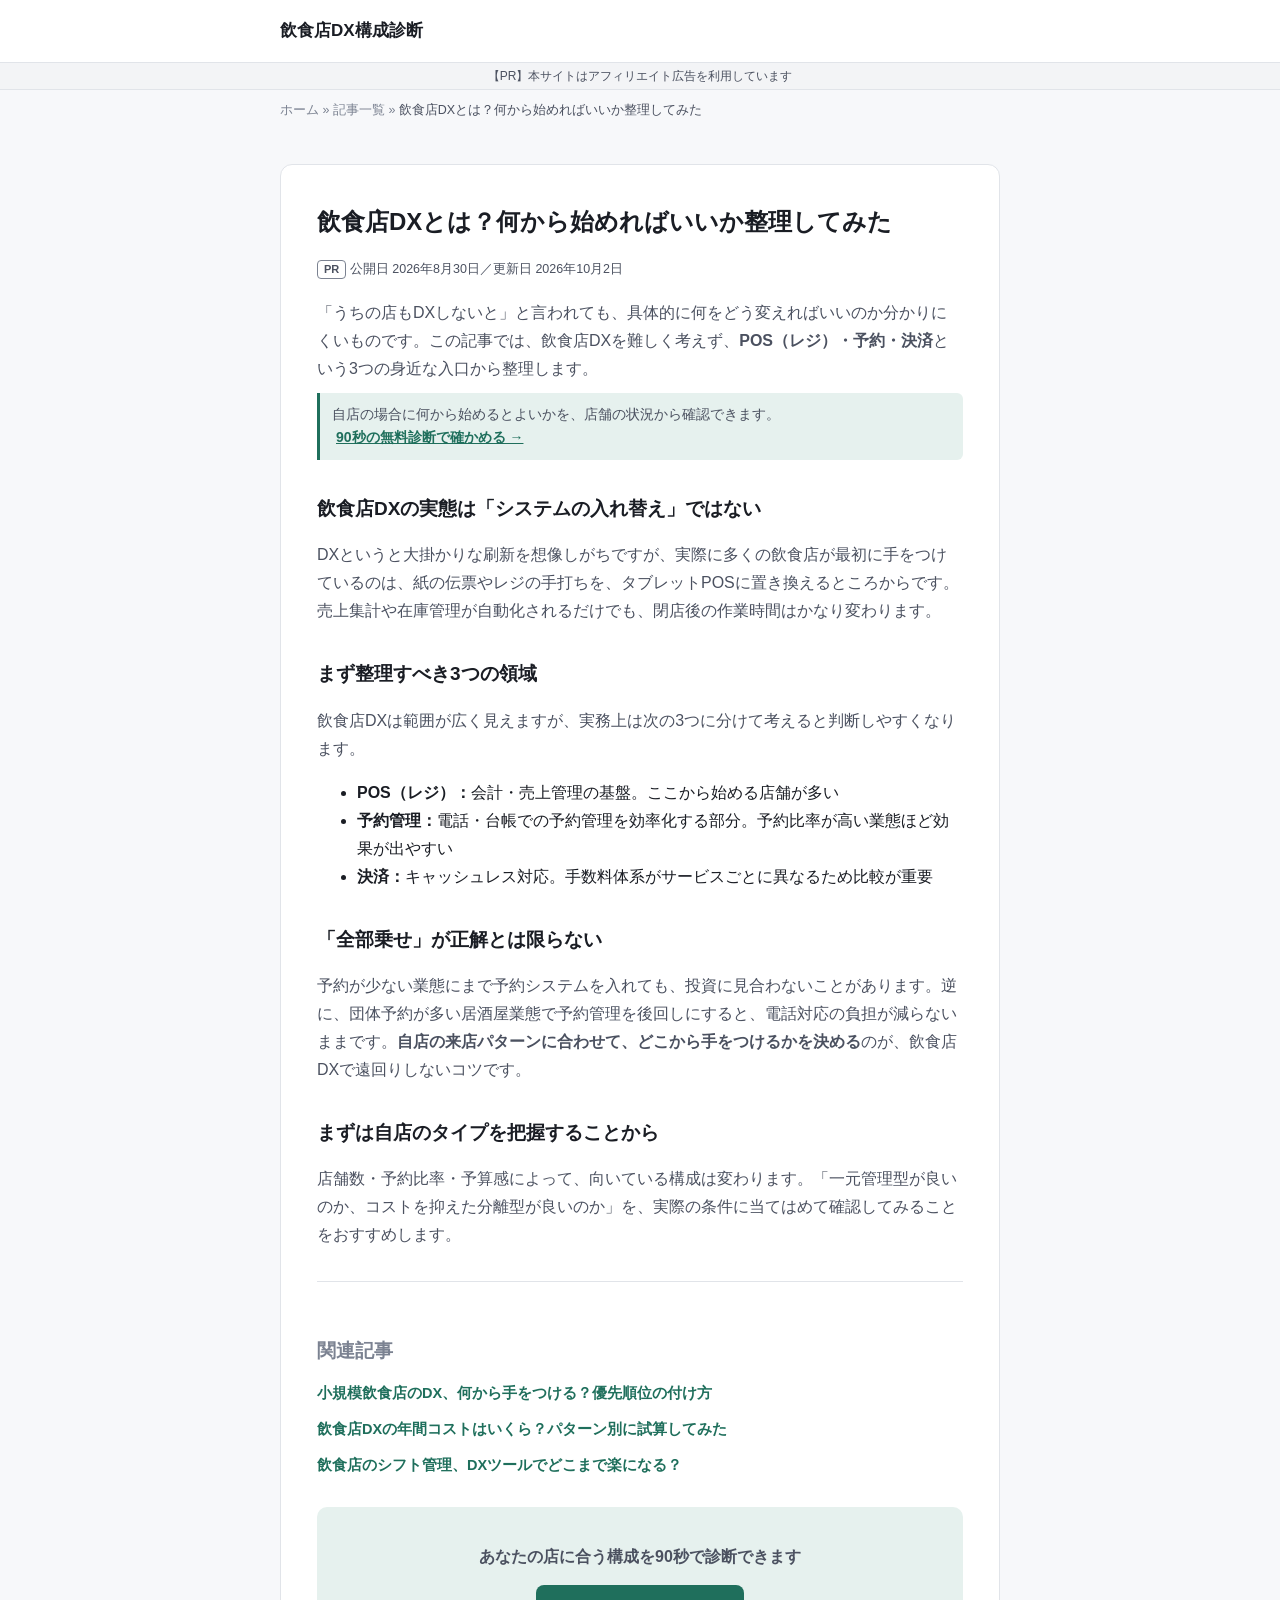
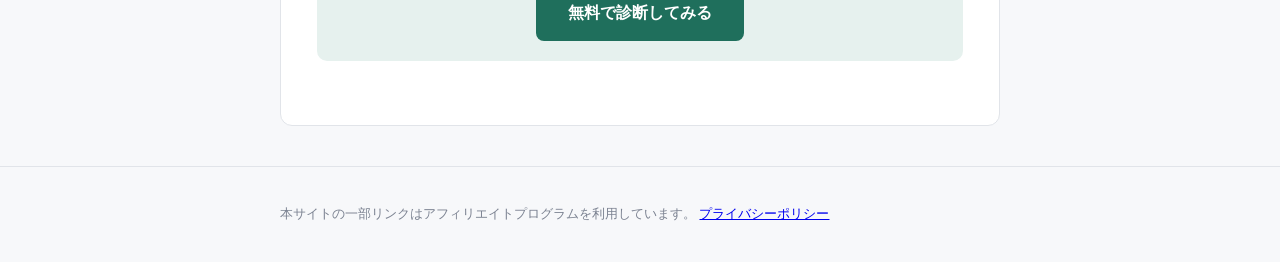
<file: articles/what-is-restaurant-dx.html>
<!DOCTYPE html>
<html lang="ja">
<head>
<meta charset="UTF-8">
<meta name="viewport" content="width=device-width, initial-scale=1.0">
<title>飲食店DXとは？何から始めればいいか整理してみた</title>
<meta name="description" content="「飲食店DX」という言葉は聞くけれど、結局何から手をつければいいのか分からない方向けに、POS・予約・決済という3つの入口から整理します。">
<link rel="canonical" href="https://tenpo-dx-shindan.com/articles/what-is-restaurant-dx.html">
<link rel="icon" href="/favicon.svg" type="image/svg+xml">
<meta property="og:type" content="article">
<meta property="og:title" content="飲食店DXとは？何から始めればいいか整理してみた">
<meta property="og:description" content="「飲食店DX」という言葉は聞くけれど、結局何から手をつければいいのか分からない方向けに、POS・予約・決済という3つの入口から整理します。">
<meta property="og:url" content="https://tenpo-dx-shindan.com/articles/what-is-restaurant-dx.html">
<meta property="og:site_name" content="飲食店DX構成診断">
<meta property="og:image" content="https://tenpo-dx-shindan.com/og-image.png">
<meta name="twitter:card" content="summary_large_image">
<meta name="twitter:image" content="https://tenpo-dx-shindan.com/og-image.png">
<link rel="stylesheet" href="../css/style.css">
<script type="application/ld+json">
{
  "@context": "https://schema.org",
  "@graph": [
    {
      "@type": "Article",
      "headline": "飲食店DXとは？何から始めればいいか整理してみた",
      "description": "「飲食店DX」という言葉は聞くけれど、結局何から手をつければいいのか分からない方向けに、POS・予約・決済という3つの入口から整理します。",
      "url": "https://tenpo-dx-shindan.com/articles/what-is-restaurant-dx.html",
      "datePublished": "2026-08-30",
      "dateModified": "2026-10-02",
      "publisher": {
        "@type": "Organization",
        "name": "飲食店DX構成診断"
      },
      "mainEntityOfPage": {
        "@type": "WebPage",
        "@id": "https://tenpo-dx-shindan.com/articles/what-is-restaurant-dx.html"
      }
    },
    {
      "@type": "BreadcrumbList",
      "itemListElement": [
        {
          "@type": "ListItem",
          "position": 1,
          "name": "ホーム",
          "item": "https://tenpo-dx-shindan.com/"
        },
        {
          "@type": "ListItem",
          "position": 2,
          "name": "記事一覧",
          "item": "https://tenpo-dx-shindan.com/articles/"
        },
        {
          "@type": "ListItem",
          "position": 3,
          "name": "飲食店DXとは？何から始めればいいか整理してみた",
          "item": "https://tenpo-dx-shindan.com/articles/what-is-restaurant-dx.html"
        }
      ]
    }
  ]
}
</script>
</head>
<body>
<header class="site-header"><div class="wrap"><a href="/" class="logo">飲食店DX構成診断</a></div></header>
<p class="pr-bar">【PR】本サイトはアフィリエイト広告を利用しています</p>
<nav class="breadcrumb wrap" aria-label="パンくず"><a href="/">ホーム</a> &raquo; <a href="/articles/">記事一覧</a> &raquo; <span>飲食店DXとは？何から始めればいいか整理してみた</span></nav>
<main class="wrap">
<article class="post">
<h1>飲食店DXとは？何から始めればいいか整理してみた</h1>
<p class="post-meta"><span class="pr-label">PR</span> <span class="date-item">公開日 <time datetime="2026-08-30">2026年8月30日</time></span>／<span class="date-item">更新日 <time datetime="2026-10-02">2026年10月2日</time></span></p>
<p>「うちの店もDXしないと」と言われても、具体的に何をどう変えればいいのか分かりにくいものです。この記事では、飲食店DXを難しく考えず、<strong>POS（レジ）・予約・決済</strong>という3つの身近な入口から整理します。</p>
<p class="intro-cta">自店の場合に何から始めるとよいかを、店舗の状況から確認できます。<a href="/#diagnosis" data-cta="intro">90秒の無料診断で確かめる →</a></p>

<h2>飲食店DXの実態は「システムの入れ替え」ではない</h2>
<p>DXというと大掛かりな刷新を想像しがちですが、実際に多くの飲食店が最初に手をつけているのは、紙の伝票やレジの手打ちを、タブレットPOSに置き換えるところからです。売上集計や在庫管理が自動化されるだけでも、閉店後の作業時間はかなり変わります。</p>

<h2>まず整理すべき3つの領域</h2>
<p>飲食店DXは範囲が広く見えますが、実務上は次の3つに分けて考えると判断しやすくなります。</p>
<ul>
  <li><strong>POS（レジ）：</strong>会計・売上管理の基盤。ここから始める店舗が多い</li>
  <li><strong>予約管理：</strong>電話・台帳での予約管理を効率化する部分。予約比率が高い業態ほど効果が出やすい</li>
  <li><strong>決済：</strong>キャッシュレス対応。手数料体系がサービスごとに異なるため比較が重要</li>
</ul>

<h2>「全部乗せ」が正解とは限らない</h2>
<p>予約が少ない業態にまで予約システムを入れても、投資に見合わないことがあります。逆に、団体予約が多い居酒屋業態で予約管理を後回しにすると、電話対応の負担が減らないままです。<strong>自店の来店パターンに合わせて、どこから手をつけるかを決める</strong>のが、飲食店DXで遠回りしないコツです。</p>

<h2>まずは自店のタイプを把握することから</h2>
<p>店舗数・予約比率・予算感によって、向いている構成は変わります。「一元管理型が良いのか、コストを抑えた分離型が良いのか」を、実際の条件に当てはめて確認してみることをおすすめします。</p>

<div class="related-articles">
<h2>関連記事</h2>
<ul>
  <li><a href="small-shop-dx-priority.html">小規模飲食店のDX、何から手をつける？優先順位の付け方</a></li>
  <li><a href="annual-tco-simulation.html">飲食店DXの年間コストはいくら？パターン別に試算してみた</a></li>
  <li><a href="shift-management-dx.html">飲食店のシフト管理、DXツールでどこまで楽になる？</a></li>
</ul>
</div>

<div class="cta-box">
  <p style="margin-bottom:14px; font-weight:600;">あなたの店に合う構成を90秒で診断できます</p>
  <a href="/#diagnosis" class="btn">無料で診断してみる</a>
</div>
</article>
</main>
<footer class="disclaimer"><div class="wrap"><p>本サイトの一部リンクはアフィリエイトプログラムを利用しています。 <a href="/privacy.html">プライバシーポリシー</a></p></div></footer>
<script src="/js/analytics.js"></script>
<script src="/js/article-tracking.js"></script>
</body>
</html>
</file>
<file: css/style.css>
:root {
  --bg: #F7F8FA;
  --surface: #FFFFFF;
  --ink: #1A1D24;
  --ink-soft: #4B5160;
  --muted: #7B8291;
  --border: #E1E4E9;
  --accent: #1F6F5C;
  --accent-soft: #E6F1EE;
  --warn: #B4790B;
  --warn-bg: #FBF0DD;
  --font-body: -apple-system, BlinkMacSystemFont, "Hiragino Sans", "Noto Sans JP", sans-serif;
}

* { box-sizing: border-box; }

body {
  margin: 0;
  background: var(--bg);
  color: var(--ink);
  font-family: var(--font-body);
  line-height: 1.75;
  font-size: 16px;
}

.wrap { max-width: 760px; margin: 0 auto; padding: 0 20px; }

header.site-header {
  background: var(--surface);
  border-bottom: 1px solid var(--border);
  padding: 16px 0;
}
header.site-header .wrap { display: flex; align-items: center; justify-content: space-between; }
.logo { font-weight: 700; font-size: 17px; color: var(--ink); text-decoration: none; }

.hero { padding: 56px 0 40px; text-align: center; }
.hero h1 { font-size: 28px; font-weight: 700; margin: 0 0 16px; text-wrap: balance; letter-spacing: -0.01em; }
.hero p.lead { font-size: 16.5px; color: var(--ink-soft); max-width: 56ch; margin: 0 auto 28px; }

.btn {
  display: inline-block;
  background: var(--accent);
  color: #fff;
  font-weight: 600;
  font-size: 16px;
  padding: 14px 32px;
  border-radius: 8px;
  text-decoration: none;
  border: none;
  cursor: pointer;
}
.btn:hover { opacity: 0.92; }
.btn.secondary { background: transparent; color: var(--accent); border: 1.5px solid var(--accent); }

.disclosure {
  background: var(--warn-bg);
  border-left: 3px solid var(--warn);
  border-radius: 6px;
  padding: 12px 16px;
  font-size: 13px;
  color: var(--ink-soft);
  margin: 24px 0;
}

section.policy { background: var(--surface); border: 1px solid var(--border); border-radius: 10px; padding: 24px; margin: 32px 0; }
section.policy h2 { font-size: 17px; margin: 0 0 12px; }
section.policy ul { margin: 0; padding-left: 20px; color: var(--ink-soft); font-size: 14.5px; }
section.policy li { margin-bottom: 6px; }

/* 診断UI */
#diagnosis { display: none; padding: 40px 0 60px; }
#diagnosis.active { display: block; }
.progress-bar { height: 6px; background: var(--border); border-radius: 3px; margin-bottom: 32px; overflow: hidden; }
.progress-bar-fill { height: 100%; background: var(--accent); transition: width 0.2s; }

.question-card { background: var(--surface); border: 1px solid var(--border); border-radius: 12px; padding: 32px; }
.question-card .q-index { font-size: 13px; color: var(--muted); font-weight: 600; margin-bottom: 8px; }
.question-card h2 { font-size: 20px; margin: 0 0 24px; }

.options { display: grid; gap: 10px; }
.option-btn {
  display: block;
  width: 100%;
  text-align: left;
  background: var(--bg);
  border: 1.5px solid var(--border);
  border-radius: 8px;
  padding: 14px 18px;
  font-size: 15px;
  color: var(--ink);
  cursor: pointer;
  font-family: inherit;
}
.option-btn:hover { border-color: var(--accent); background: var(--accent-soft); }
.option-btn.selected { border-color: var(--accent); background: var(--accent-soft); font-weight: 600; }
.option-btn input[type="checkbox"] { margin-right: 10px; }

.nav-row { display: flex; justify-content: space-between; margin-top: 24px; }

/* 結果画面 */
#result { display: none; padding: 40px 0 60px; }
#result.active { display: block; }

.current-state-box {
  background: var(--accent-soft);
  border: 1px solid var(--accent);
  border-radius: 12px;
  padding: 28px;
  margin-bottom: 32px;
}
.current-state-box h2 { margin: 0 0 12px; font-size: 19px; }

.config-card {
  background: var(--surface);
  border: 1px solid var(--border);
  border-radius: 12px;
  padding: 26px;
  margin-bottom: 20px;
  position: relative;
}
.config-card.rank-1 { border-color: var(--accent); border-width: 2px; }
.rank-badge {
  display: inline-block;
  font-size: 12px;
  font-weight: 700;
  padding: 3px 10px;
  border-radius: 999px;
  background: var(--accent);
  color: #fff;
  margin-bottom: 10px;
}
.config-card.rank-1 .rank-badge { background: var(--accent); }
.config-card:not(.rank-1) .rank-badge { background: var(--muted); }
.config-card h3 { margin: 0 0 8px; font-size: 20px; }
.config-card .score { font-size: 13px; color: var(--muted); margin-bottom: 12px; }
.config-card p.desc { color: var(--ink-soft); margin-bottom: 16px; }

.service-list { list-style: none; margin: 0 0 16px; padding: 0; }
.service-list li { padding: 10px 0; border-top: 1px solid var(--border); font-size: 14.5px; }
.service-list li:first-child { border-top: none; }
.service-name { font-weight: 600; }
.service-price-conf { font-size: 12px; color: var(--muted); margin-left: 6px; }

.tco-box { background: var(--bg); border-radius: 8px; padding: 14px 16px; font-size: 14px; margin: 12px 0; }
.tco-box .amount { font-size: 20px; font-weight: 700; color: var(--ink); }

a.official-link { color: var(--accent); font-weight: 600; text-decoration: none; font-size: 14px; }
a.official-link:hover { text-decoration: underline; }

.reasons-box { font-size: 13.5px; color: var(--muted); margin-top: 14px; }
.reasons-box details { margin-top: 6px; }
.reasons-box summary { cursor: pointer; color: var(--accent); font-weight: 600; }

.excluded-note { font-size: 13px; color: var(--muted); background: var(--bg); border-radius: 6px; padding: 10px 14px; margin: 16px 0; }

footer.disclaimer { font-size: 12.5px; color: var(--muted); border-top: 1px solid var(--border); padding: 24px 0; margin-top: 40px; }

/* 記事一覧・記事ページ */
.article-list { list-style: none; padding: 0; margin: 24px 0; }
.article-list li { background: var(--surface); border: 1px solid var(--border); border-radius: 10px; padding: 18px 20px; margin-bottom: 12px; }
.article-list a { color: var(--ink); font-weight: 600; text-decoration: none; font-size: 16px; }
.article-list a:hover { color: var(--accent); }

article.post { background: var(--surface); border: 1px solid var(--border); border-radius: 12px; padding: 36px; margin: 32px 0; }
article.post h1 { font-size: 24px; margin: 0 0 20px; }
article.post h2 { font-size: 19px; margin: 32px 0 12px; }
article.post p { color: var(--ink-soft); }
article.post .cta-box { background: var(--accent-soft); border-radius: 10px; padding: 20px; text-align: center; margin: 28px 0; }

.related-articles { border-top: 1px solid var(--border); padding-top: 20px; margin-top: 32px; }
.related-articles h2 { font-size: 15px; color: var(--muted); margin: 0 0 10px; }
.related-articles ul { list-style: none; margin: 0; padding: 0; }
.related-articles li { margin-bottom: 8px; }
.related-articles a { color: var(--accent); font-weight: 600; text-decoration: none; font-size: 14.5px; }
.related-articles a:hover { text-decoration: underline; }

/* パンくずリスト */
.breadcrumb { font-size: 12.5px; color: var(--muted); padding: 10px 20px; }
.breadcrumb a { color: var(--muted); text-decoration: none; }
.breadcrumb a:hover { color: var(--accent); text-decoration: underline; }
.breadcrumb span { color: var(--ink-soft); }

/* 適合度スコアの視覚化(ゲージバー) */
.score-row { display: flex; align-items: center; gap: 10px; margin-bottom: 12px; }
.score-label { font-size: 13px; color: var(--muted); white-space: nowrap; }
.score-bar { flex: 1; height: 8px; background: var(--bg); border: 1px solid var(--border); border-radius: 99px; overflow: hidden; }
.score-bar-fill { height: 100%; background: var(--accent); border-radius: 99px; }
.score-value { font-size: 13px; font-weight: 700; color: var(--ink); white-space: nowrap; font-variant-numeric: tabular-nums; }

/* 構成タイプ別のラベル色分け */
.type-tag { display: inline-block; font-size: 11.5px; font-weight: 700; padding: 3px 10px; border-radius: 6px; margin-bottom: 10px; margin-right: 8px; }
.type-tag.type-unified { background: #E6F1EE; color: #1F6F5C; }
.type-tag.type-lowCostSeparate { background: #E5EEFA; color: #2A5DA8; }
.type-tag.type-highFunction { background: #F2E9FA; color: #7A3FA6; }
.type-tag.type-current_state { background: #EEEFF1; color: #5B6270; }

/* 都道府県選択(select)質問 */
.select-input {
  display: block; width: 100%; font-size: 15px; font-family: inherit; color: var(--ink);
  background: var(--bg); border: 1.5px solid var(--border); border-radius: 8px;
  padding: 12px 14px; margin-bottom: 8px; appearance: auto;
}

/* 契約期間・解約金の注意書き */
.notice-box { background: var(--warn-bg); border-left: 3px solid var(--warn); border-radius: 0 8px 8px 0; padding: 16px 18px; margin: 20px 0; }
.notice-box h3 { font-size: 15px; margin: 0 0 8px; color: var(--warn); }
.notice-box p { font-size: 13.5px; color: var(--ink-soft); margin: 0; }
.notice-box a { color: var(--warn); font-weight: 600; }

/* 補助金情報ボックス */
.subsidy-box { background: var(--surface); border: 1px solid var(--border); border-radius: 10px; padding: 20px 22px; margin: 20px 0; }
.subsidy-box h3 { font-size: 16px; margin: 0 0 14px; }
.subsidy-program { border-top: 1px solid var(--border); padding-top: 14px; margin-top: 14px; }
.subsidy-program:first-of-type { border-top: none; padding-top: 0; margin-top: 0; }
.subsidy-program h4 { font-size: 14.5px; margin: 0 0 6px; }
.subsidy-program p { font-size: 13.5px; color: var(--ink-soft); margin: 0 0 6px; }
.subsidy-meta { font-size: 12px; color: var(--muted); }
.subsidy-program a { color: var(--accent); font-weight: 600; font-size: 13px; text-decoration: none; }
.subsidy-program a:hover { text-decoration: underline; }
.subsidy-disclaimer { font-size: 12px; color: var(--muted); margin-top: 14px; padding-top: 14px; border-top: 1px solid var(--border); }

/* 結果画面: あわせて読みたい記事 */
.related-articles-result { border-top: 1px solid var(--border); padding-top: 16px; margin-top: 24px; }
.related-articles-result h3 { font-size: 15px; color: var(--muted); margin: 0 0 10px; }
.related-articles-result ul { list-style: none; margin: 0; padding: 0; }
.related-articles-result li { margin-bottom: 8px; }
.related-articles-result a { color: var(--accent); font-weight: 600; text-decoration: none; font-size: 14.5px; }
.related-articles-result a:hover { text-decoration: underline; }

@media (max-width: 600px) {
  .hero h1 { font-size: 22px; }
  .question-card { padding: 22px; }
  article.post { padding: 22px; }
}

/* 広告表記（PR）：ステマ規制・ASP の掲載ルールに合わせ、全ページのヘッダー直下とファーストビューに表示する */
.pr-bar {
  margin: 0;
  padding: 4px 12px;
  background: #F3F4F6;
  border-bottom: 1px solid var(--border);
  color: var(--ink-soft);
  font-size: 12px;
  line-height: 1.5;
  text-align: center;
  white-space: nowrap;
  overflow: hidden;
  text-overflow: ellipsis;
}
.hero .pr-note { font-size: 12px; color: var(--muted); margin: 12px 0 0; }
.hero .pr-note a { color: inherit; }
.post-meta { font-size: 12.5px; color: var(--muted); margin: -4px 0 18px; }
.pr-label {
  display: inline-block;
  padding: 0 6px;
  border: 1px solid var(--muted);
  border-radius: 4px;
  font-size: 11px;
  line-height: 1.6;
  font-weight: 600;
}
.result-pr { font-size: 12.5px; color: var(--ink-soft); background: #F3F4F6; border-radius: 6px; padding: 8px 12px; margin: 0 0 10px; }
.checked-date { font-size: 12px; color: var(--muted); margin: -12px 0 16px; }
.post-meta .date-item { white-space: nowrap; }

/* 診断結果のサービスごとのボタン：提携先（A8）とそれ以外で、枠の大きさ・色をそろえる。素材の <a> の中身は変えない */
.service-cta-row { display: flex; align-items: center; gap: 8px; margin-top: 8px; flex-wrap: wrap; }
.service-cta a {
  display: inline-block;
  padding: 8px 14px;
  border: 1.5px solid var(--accent);
  border-radius: 8px;
  background: #fff;
  color: var(--accent);
  font-size: 14px;
  font-weight: 600;
  text-decoration: none;
}
.service-cta a:hover { background: var(--accent-soft); }
.service-cta img, .aff-box img { width: 1px; height: 1px; border: 0; }
/* 記事内の［PR］の枠 */
.aff-box { margin: 4px 0 20px; padding: 10px 12px; border: 1px solid var(--border); border-radius: 8px; background: #FAFAFB; font-size: 14px; line-height: 1.8; }
.aff-box a { color: var(--accent); font-weight: 600; }

/* 記事内の比較表（スマホでは横スクロール） */
.table-wrap { overflow-x: auto; -webkit-overflow-scrolling: touch; margin: 0 0 8px; }
.compare-table { width: 100%; min-width: 560px; border-collapse: collapse; font-size: 13px; line-height: 1.6; }
.compare-table th, .compare-table td { border: 1px solid var(--border); padding: 8px 10px; text-align: left; vertical-align: top; }
.compare-table thead th { background: var(--accent-soft); white-space: nowrap; }
.compare-table tbody th { background: #FAFAFB; white-space: nowrap; }
.table-note { font-size: 12px; color: var(--muted); margin: 0 0 24px; }
article.post h3 { font-size: 16px; margin: 20px 0 6px; }
@media (max-width: 600px) {
  .compare-table { min-width: 0; }
  .compare-table thead { display: none; }
  .compare-table, .compare-table tbody, .compare-table tr, .compare-table th, .compare-table td { display: block; width: 100%; box-sizing: border-box; }
  .compare-table tr { border: 1px solid var(--border); border-radius: 8px; margin: 0 0 12px; overflow: hidden; }
  .compare-table th, .compare-table td { border: 0; border-top: 1px solid var(--border); }
  .compare-table tbody th { border-top: 0; background: var(--accent-soft); white-space: normal; }
  .compare-table td::before { content: attr(data-label); display: block; font-size: 11.5px; color: var(--muted); font-weight: 600; margin-bottom: 2px; }
}

/* 記事冒頭の診断への案内（広告ではないので PR ラベルなし） */
.intro-cta { margin: -6px 0 22px; padding: 10px 12px; border-left: 3px solid var(--accent); background: var(--accent-soft); border-radius: 0 6px 6px 0; font-size: 14px; line-height: 1.7; }
.intro-cta a { display: inline-block; margin-left: 4px; color: var(--accent); font-weight: 600; }
/* トップの記事リンク */
.featured-articles { margin: 32px 0 8px; }
.featured-articles h2 { font-size: 18px; margin: 0 0 12px; }
.featured-articles ul { list-style: none; margin: 0; padding: 0; }
.featured-articles li { border-top: 1px solid var(--border); }
.featured-articles li:last-child { border-bottom: 1px solid var(--border); }
.featured-articles li a { display: block; padding: 12px 2px; color: var(--ink); font-weight: 600; text-decoration: none; font-size: 15px; }
.featured-articles li a:hover { color: var(--accent); }
.featured-articles .more { margin: 10px 0 0; font-size: 14px; }
.featured-articles .more a { color: var(--accent); }
</file>
